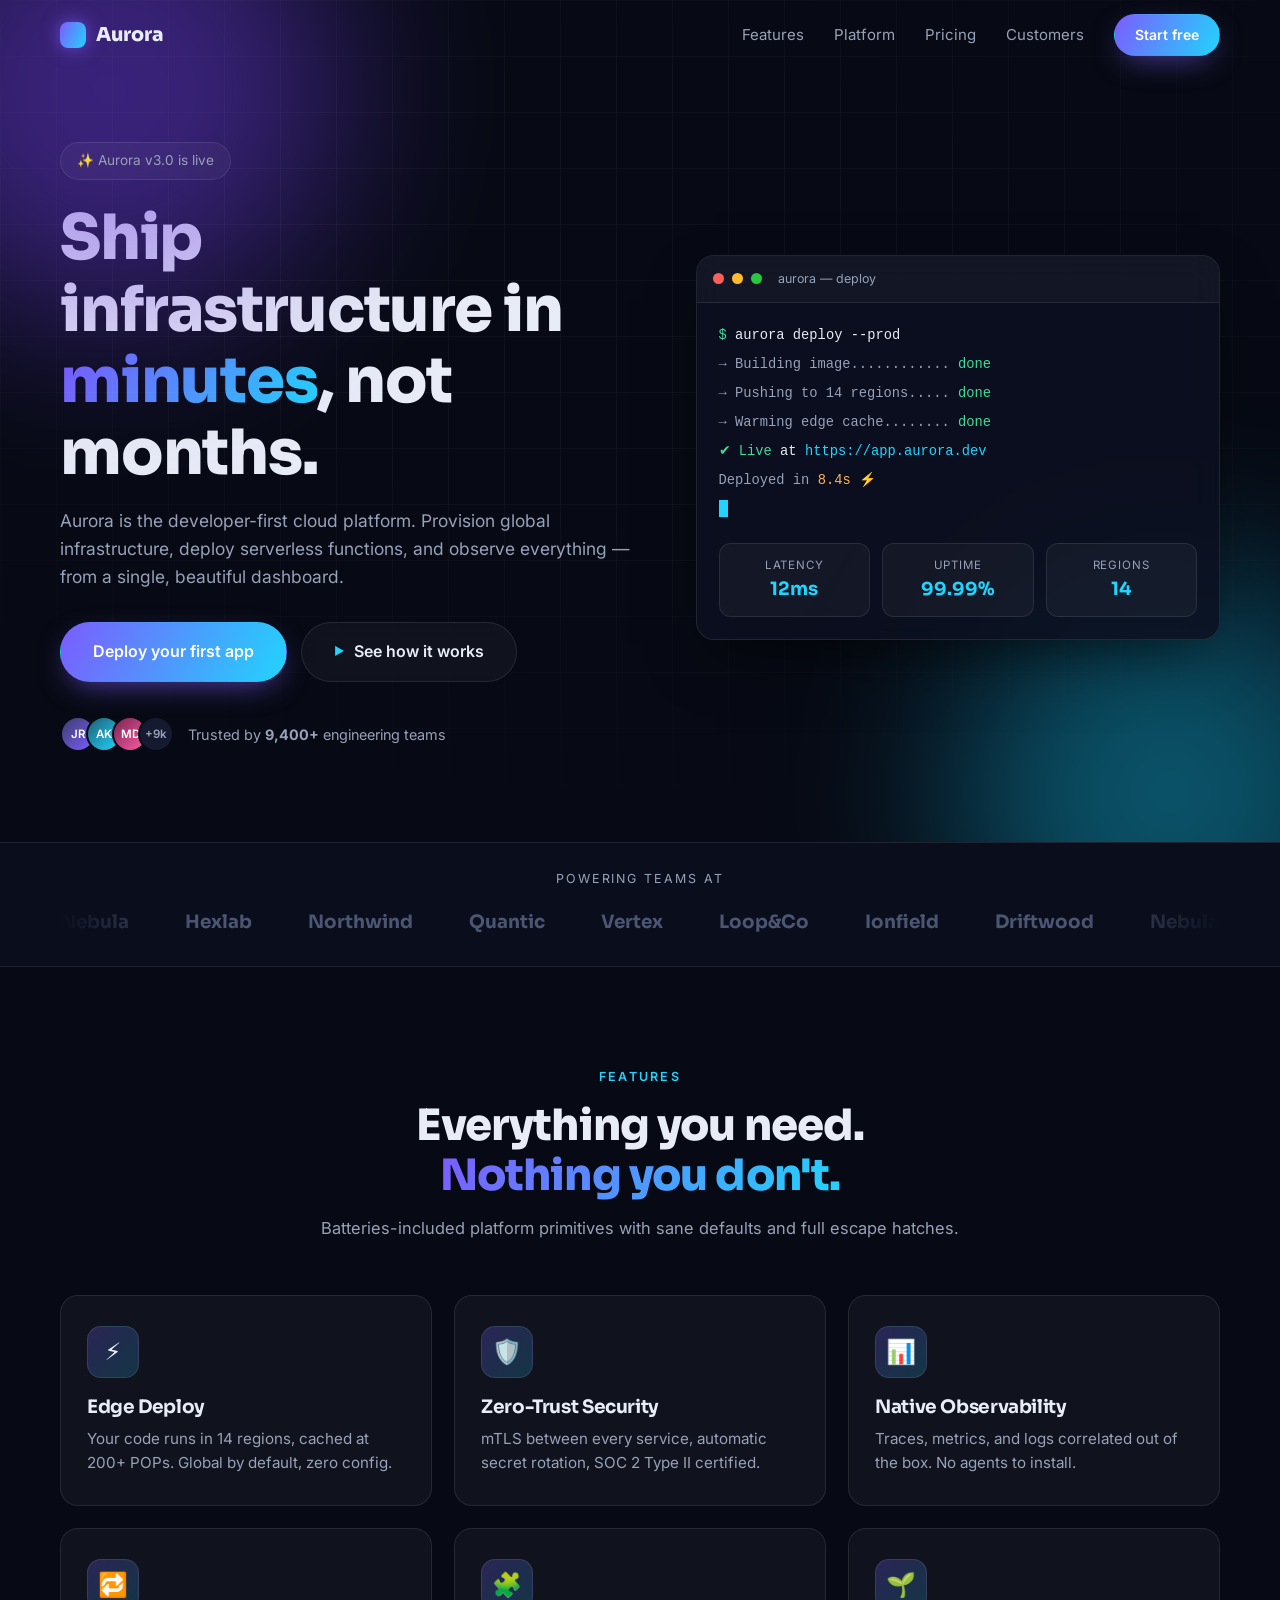
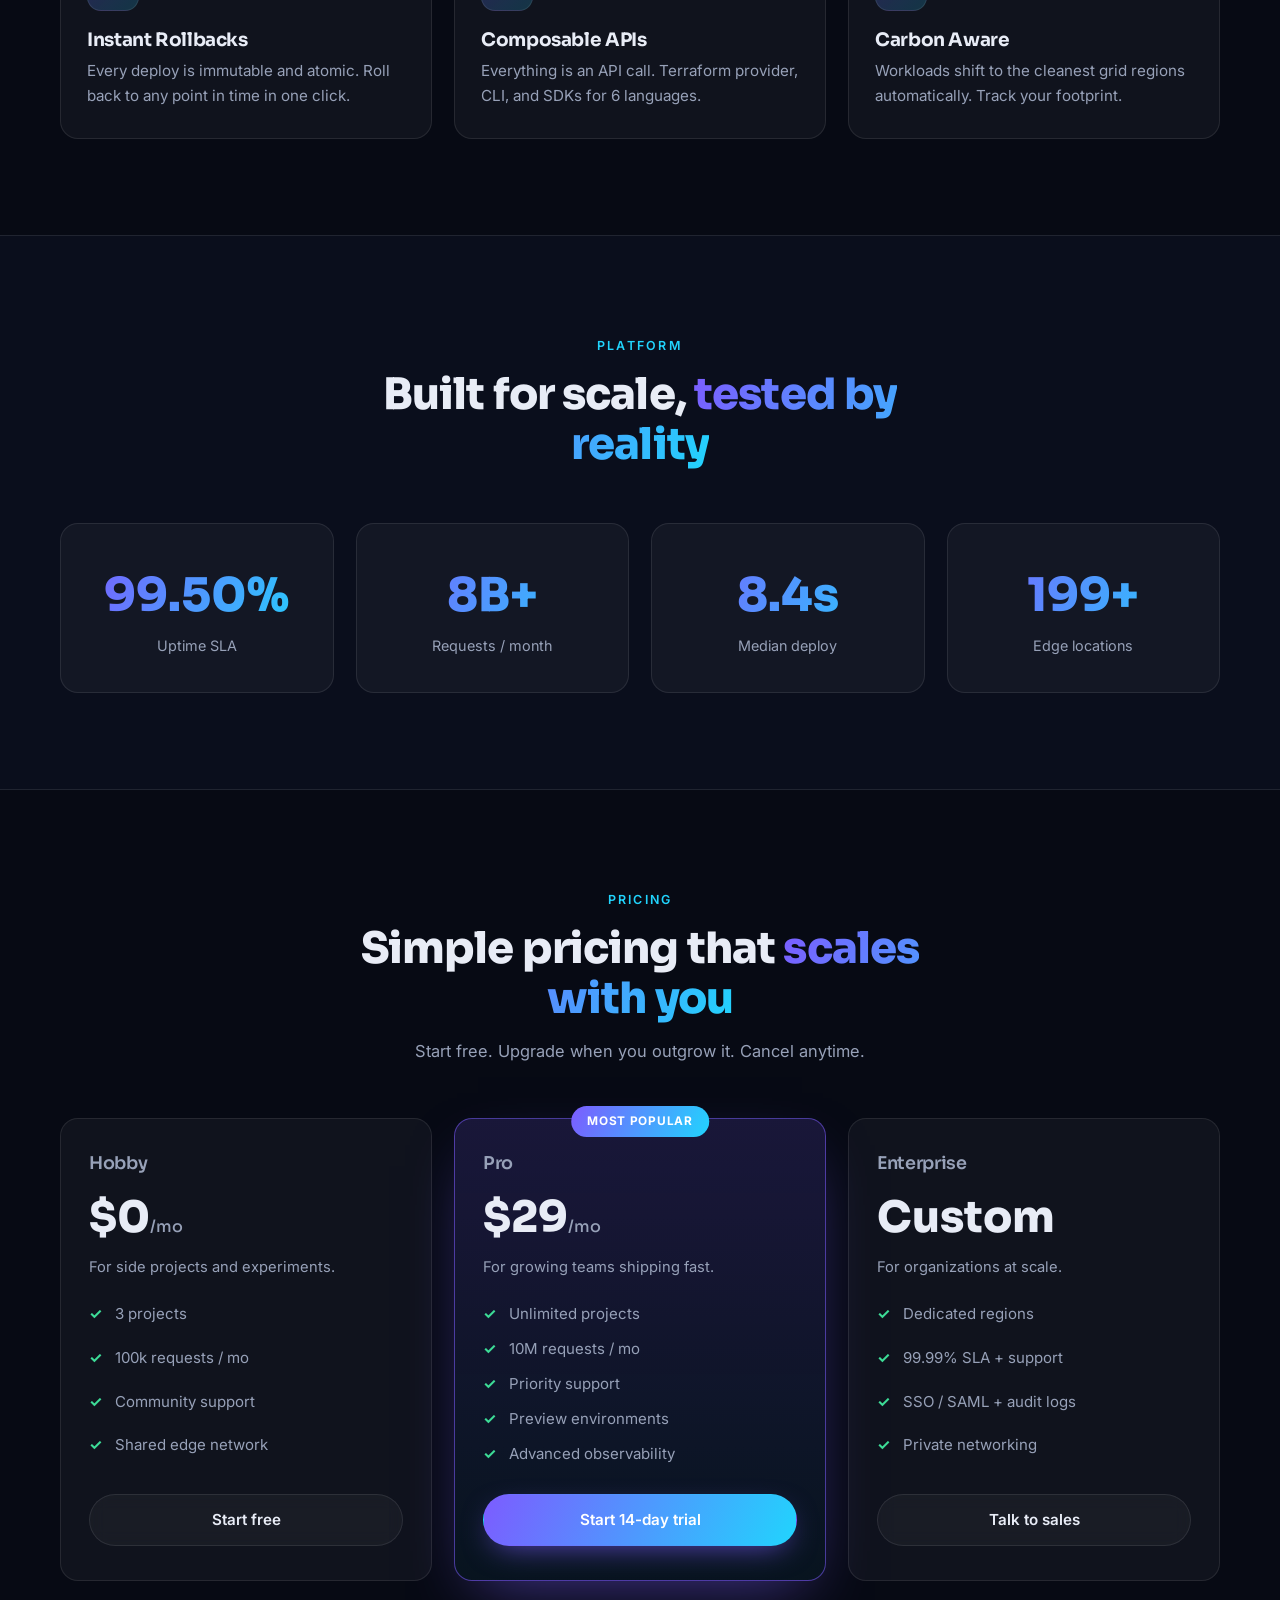
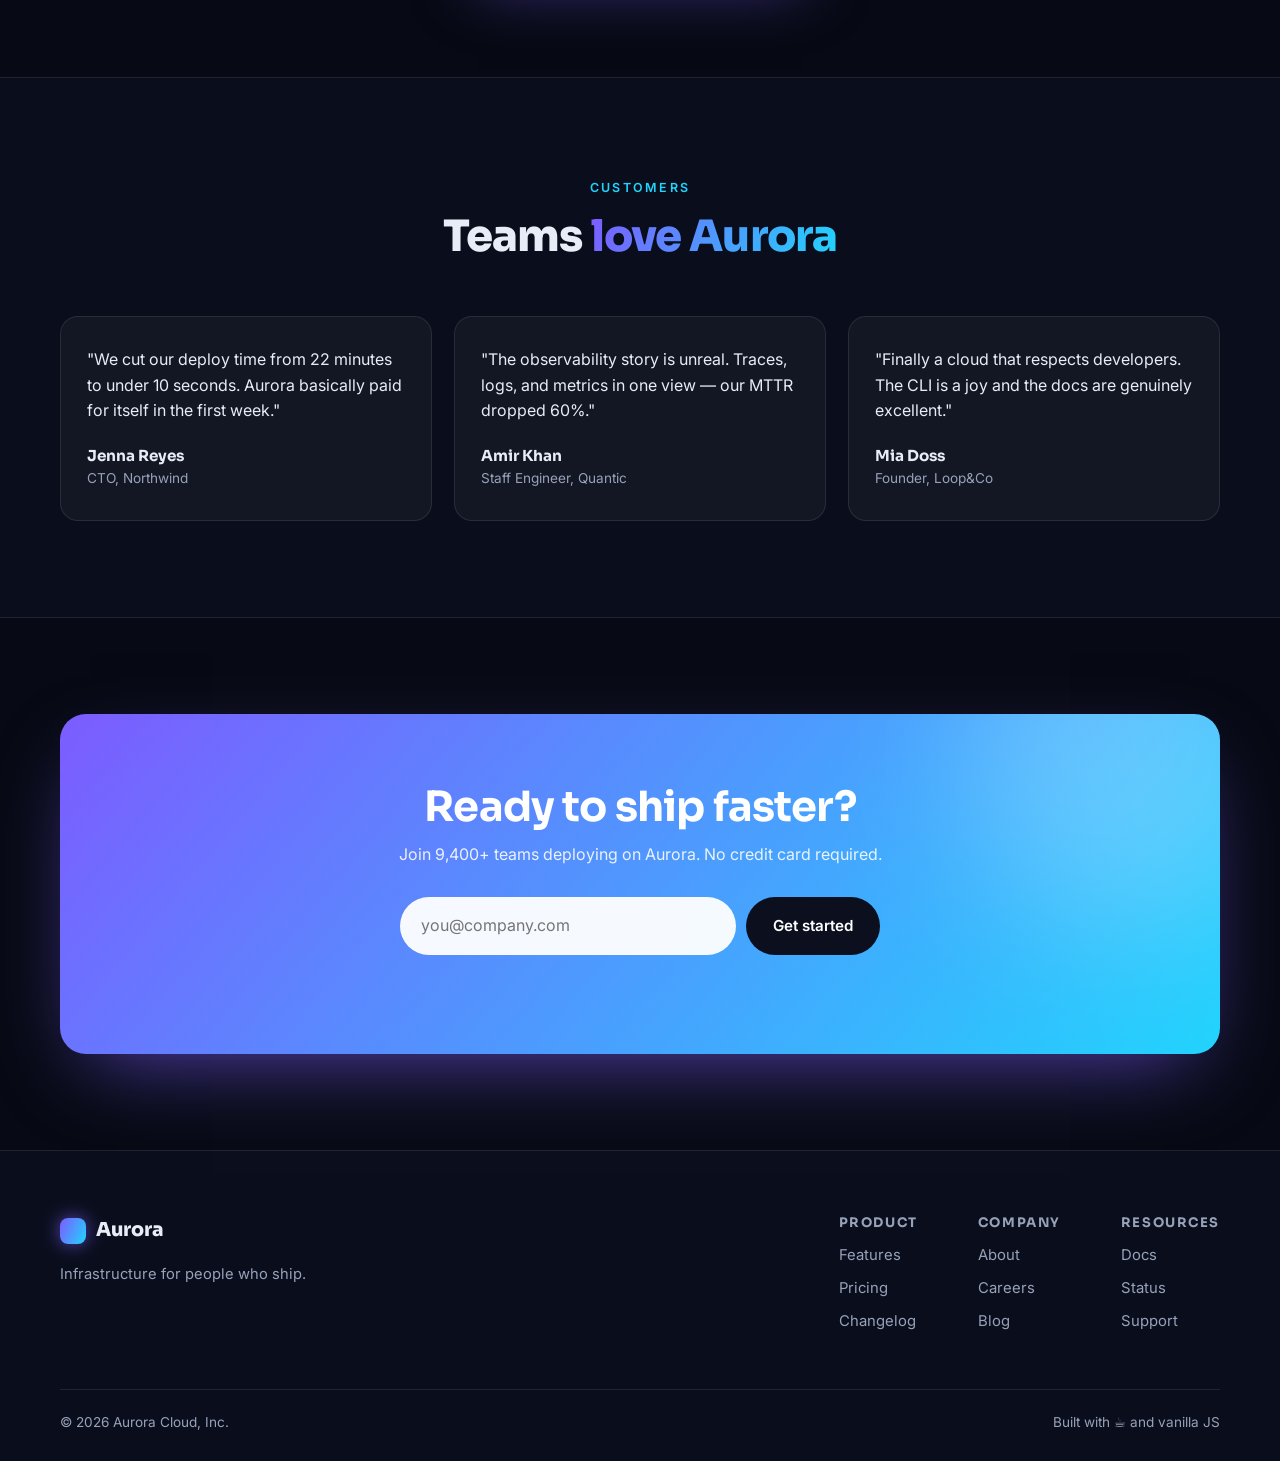
<file: site-aurora/index.html>
<!DOCTYPE html>
<html lang="en">
<head>
  <meta charset="UTF-8" />
  <meta name="viewport" content="width=device-width, initial-scale=1.0" />
  <meta name="description" content="Aurora — ship infrastructure in minutes, not months. The cloud platform for modern teams." />
  <title>Aurora — Cloud Infrastructure, Reimagined</title>
  <link rel="preconnect" href="https://fonts.googleapis.com" />
  <link rel="preconnect" href="https://fonts.gstatic.com" crossorigin />
  <link href="https://fonts.googleapis.com/css2?family=Sora:wght@400;600;700;800&family=Inter:wght@400;500;600&display=swap" rel="stylesheet" />
  <link rel="stylesheet" href="css/style.css" />
</head>
<body>

  <!-- ===== NAVBAR ===== -->
  <header class="nav" id="nav">
    <div class="container nav__inner">
      <a href="#" class="brand" aria-label="Aurora home">
        <span class="brand__mark"></span>
        <span class="brand__name">Aurora</span>
      </a>

      <nav class="nav__links" id="navLinks" aria-label="Primary">
        <a href="#features">Features</a>
        <a href="#stats">Platform</a>
        <a href="#pricing">Pricing</a>
        <a href="#testimonials">Customers</a>
        <a href="#cta" class="btn btn--sm btn--primary nav__cta">Start free</a>
      </nav>

      <button class="nav__toggle" id="navToggle" aria-label="Toggle menu" aria-expanded="false">
        <span></span><span></span><span></span>
      </button>
    </div>
  </header>

  <!-- ===== HERO ===== -->
  <section class="hero">
    <div class="hero__orb hero__orb--1" aria-hidden="true"></div>
    <div class="hero__orb hero__orb--2" aria-hidden="true"></div>
    <div class="hero__grid" aria-hidden="true"></div>

    <div class="container hero__inner">
      <div class="hero__copy" data-reveal>
        <span class="pill">✨ Aurora v3.0 is live</span>
        <h1 class="hero__title">
          Ship infrastructure in
          <span class="gradient-text" id="rotator">minutes</span>,
          not months.
        </h1>
        <p class="hero__sub">
          Aurora is the developer-first cloud platform. Provision global
          infrastructure, deploy serverless functions, and observe everything —
          from a single, beautiful dashboard.
        </p>
        <div class="hero__actions">
          <a href="#cta" class="btn btn--primary btn--lg">Deploy your first app</a>
          <a href="#features" class="btn btn--ghost btn--lg">
            <span class="play">▶</span> See how it works
          </a>
        </div>
        <div class="hero__meta">
          <div class="avatars" aria-hidden="true">
            <span>JR</span><span>AK</span><span>MD</span><span>+9k</span>
          </div>
          <p>Trusted by <strong>9,400+</strong> engineering teams</p>
        </div>
      </div>

      <div class="hero__visual" data-reveal data-delay="150">
        <div class="window" id="tiltCard">
          <div class="window__bar">
            <i class="dot dot--r"></i><i class="dot dot--y"></i><i class="dot dot--g"></i>
            <span class="window__title">aurora — deploy</span>
          </div>
          <div class="window__body">
            <div class="term">
              <p><span class="t-green">$</span> aurora deploy --prod</p>
              <p class="t-dim">→ Building image............ <span class="t-green">done</span></p>
              <p class="t-dim">→ Pushing to 14 regions..... <span class="t-green">done</span></p>
              <p class="t-dim">→ Warming edge cache........ <span class="t-green">done</span></p>
              <p><span class="t-green">✔ Live</span> at <span class="t-blue">https://app.aurora.dev</span></p>
              <p class="t-dim">Deployed in <span class="t-amber">8.4s</span> ⚡</p>
              <span class="caret" aria-hidden="true"></span>
            </div>
            <div class="window__stats">
              <div><small>Latency</small><b data-count="12" data-suffix="ms">0ms</b></div>
              <div><small>Uptime</small><b data-count="99.99" data-suffix="%" data-decimals="2">0%</b></div>
              <div><small>Regions</small><b data-count="14" data-suffix="">0</b></div>
            </div>
          </div>
        </div>
      </div>
    </div>
  </section>

  <!-- ===== LOGO STRIP ===== -->
  <section class="logos">
    <div class="container">
      <p class="logos__label" data-reveal>Powering teams at</p>
      <div class="logos__track-wrap" data-reveal>
        <div class="logos__track">
          <span>Nebula</span><span>Hexlab</span><span>Northwind</span><span>Quantic</span>
          <span>Vertex</span><span>Loop&Co</span><span>Ionfield</span><span>Driftwood</span>
          <span>Nebula</span><span>Hexlab</span><span>Northwind</span><span>Quantic</span>
          <span>Vertex</span><span>Loop&Co</span><span>Ionfield</span><span>Driftwood</span>
        </div>
      </div>
    </div>
  </section>

  <!-- ===== FEATURES ===== -->
  <section class="section" id="features">
    <div class="container">
      <div class="section__head" data-reveal>
        <span class="eyebrow">Features</span>
        <h2>Everything you need.<br /><span class="gradient-text">Nothing you don't.</span></h2>
        <p>Batteries-included platform primitives with sane defaults and full escape hatches.</p>
      </div>

      <div class="grid grid--3">
        <article class="card" data-reveal>
          <div class="card__icon">⚡</div>
          <h3>Edge Deploy</h3>
          <p>Your code runs in 14 regions, cached at 200+ POPs. Global by default, zero config.</p>
        </article>
        <article class="card" data-reveal data-delay="80">
          <div class="card__icon">🛡️</div>
          <h3>Zero-Trust Security</h3>
          <p>mTLS between every service, automatic secret rotation, SOC 2 Type II certified.</p>
        </article>
        <article class="card" data-reveal data-delay="160">
          <div class="card__icon">📊</div>
          <h3>Native Observability</h3>
          <p>Traces, metrics, and logs correlated out of the box. No agents to install.</p>
        </article>
        <article class="card" data-reveal data-delay="40">
          <div class="card__icon">🔁</div>
          <h3>Instant Rollbacks</h3>
          <p>Every deploy is immutable and atomic. Roll back to any point in time in one click.</p>
        </article>
        <article class="card" data-reveal data-delay="120">
          <div class="card__icon">🧩</div>
          <h3>Composable APIs</h3>
          <p>Everything is an API call. Terraform provider, CLI, and SDKs for 6 languages.</p>
        </article>
        <article class="card" data-reveal data-delay="200">
          <div class="card__icon">🌱</div>
          <h3>Carbon Aware</h3>
          <p>Workloads shift to the cleanest grid regions automatically. Track your footprint.</p>
        </article>
      </div>
    </div>
  </section>

  <!-- ===== STATS ===== -->
  <section class="section section--alt" id="stats">
    <div class="container">
      <div class="section__head" data-reveal>
        <span class="eyebrow">Platform</span>
        <h2>Built for scale, <span class="gradient-text">tested by reality</span></h2>
      </div>
      <div class="stats">
        <div class="stat" data-reveal>
          <b data-count="99.99" data-decimals="2" data-suffix="%">0%</b>
          <span>Uptime SLA</span>
        </div>
        <div class="stat" data-reveal data-delay="80">
          <b data-count="8" data-suffix="B+">0</b>
          <span>Requests / month</span>
        </div>
        <div class="stat" data-reveal data-delay="160">
          <b data-count="8.4" data-decimals="1" data-suffix="s">0s</b>
          <span>Median deploy</span>
        </div>
        <div class="stat" data-reveal data-delay="240">
          <b data-count="200" data-suffix="+">0</b>
          <span>Edge locations</span>
        </div>
      </div>
    </div>
  </section>

  <!-- ===== PRICING ===== -->
  <section class="section" id="pricing">
    <div class="container">
      <div class="section__head" data-reveal>
        <span class="eyebrow">Pricing</span>
        <h2>Simple pricing that <span class="gradient-text">scales with you</span></h2>
        <p>Start free. Upgrade when you outgrow it. Cancel anytime.</p>
      </div>

      <div class="grid grid--3 pricing">
        <article class="price" data-reveal>
          <h3>Hobby</h3>
          <p class="price__amount">$0<span>/mo</span></p>
          <p class="price__desc">For side projects and experiments.</p>
          <ul>
            <li>3 projects</li>
            <li>100k requests / mo</li>
            <li>Community support</li>
            <li>Shared edge network</li>
          </ul>
          <a href="#cta" class="btn btn--ghost btn--block">Start free</a>
        </article>

        <article class="price price--featured" data-reveal data-delay="100">
          <span class="price__badge">Most popular</span>
          <h3>Pro</h3>
          <p class="price__amount">$29<span>/mo</span></p>
          <p class="price__desc">For growing teams shipping fast.</p>
          <ul>
            <li>Unlimited projects</li>
            <li>10M requests / mo</li>
            <li>Priority support</li>
            <li>Preview environments</li>
            <li>Advanced observability</li>
          </ul>
          <a href="#cta" class="btn btn--primary btn--block">Start 14-day trial</a>
        </article>

        <article class="price" data-reveal data-delay="200">
          <h3>Enterprise</h3>
          <p class="price__amount">Custom</p>
          <p class="price__desc">For organizations at scale.</p>
          <ul>
            <li>Dedicated regions</li>
            <li>99.99% SLA + support</li>
            <li>SSO / SAML + audit logs</li>
            <li>Private networking</li>
          </ul>
          <a href="#cta" class="btn btn--ghost btn--block">Talk to sales</a>
        </article>
      </div>
    </div>
  </section>

  <!-- ===== TESTIMONIALS ===== -->
  <section class="section section--alt" id="testimonials">
    <div class="container">
      <div class="section__head" data-reveal>
        <span class="eyebrow">Customers</span>
        <h2>Teams <span class="gradient-text">love Aurora</span></h2>
      </div>

      <div class="grid grid--3">
        <blockquote class="quote" data-reveal>
          <p>"We cut our deploy time from 22 minutes to under 10 seconds. Aurora basically paid for itself in the first week."</p>
          <footer><b>Jenna Reyes</b><span>CTO, Northwind</span></footer>
        </blockquote>
        <blockquote class="quote" data-reveal data-delay="90">
          <p>"The observability story is unreal. Traces, logs, and metrics in one view — our MTTR dropped 60%."</p>
          <footer><b>Amir Khan</b><span>Staff Engineer, Quantic</span></footer>
        </blockquote>
        <blockquote class="quote" data-reveal data-delay="180">
          <p>"Finally a cloud that respects developers. The CLI is a joy and the docs are genuinely excellent."</p>
          <footer><b>Mia Doss</b><span>Founder, Loop&Co</span></footer>
        </blockquote>
      </div>
    </div>
  </section>

  <!-- ===== CTA ===== -->
  <section class="section" id="cta">
    <div class="container">
      <div class="cta" data-reveal>
        <div class="cta__orb" aria-hidden="true"></div>
        <h2>Ready to ship faster?</h2>
        <p>Join 9,400+ teams deploying on Aurora. No credit card required.</p>
        <form class="cta__form" id="ctaForm" novalidate>
          <input type="email" id="ctaEmail" placeholder="you@company.com" aria-label="Email address" required />
          <button type="submit" class="btn btn--dark">Get started</button>
        </form>
        <p class="cta__note" id="ctaNote" role="status"></p>
      </div>
    </div>
  </section>

  <!-- ===== FOOTER ===== -->
  <footer class="footer">
    <div class="container footer__inner">
      <div>
        <a href="#" class="brand">
          <span class="brand__mark"></span>
          <span class="brand__name">Aurora</span>
        </a>
        <p class="footer__tag">Infrastructure for people who ship.</p>
      </div>
      <div class="footer__cols">
        <div><h4>Product</h4><a href="#features">Features</a><a href="#pricing">Pricing</a><a href="#">Changelog</a></div>
        <div><h4>Company</h4><a href="#">About</a><a href="#">Careers</a><a href="#">Blog</a></div>
        <div><h4>Resources</h4><a href="#">Docs</a><a href="#">Status</a><a href="#">Support</a></div>
      </div>
    </div>
    <div class="container footer__bottom">
      <span>© 2026 Aurora Cloud, Inc.</span>
      <span>Built with ☕ and vanilla JS</span>
    </div>
  </footer>

  <button class="to-top" id="toTop" aria-label="Back to top">↑</button>

  <script src="js/main.js"></script>
</body>
</html>
</file>
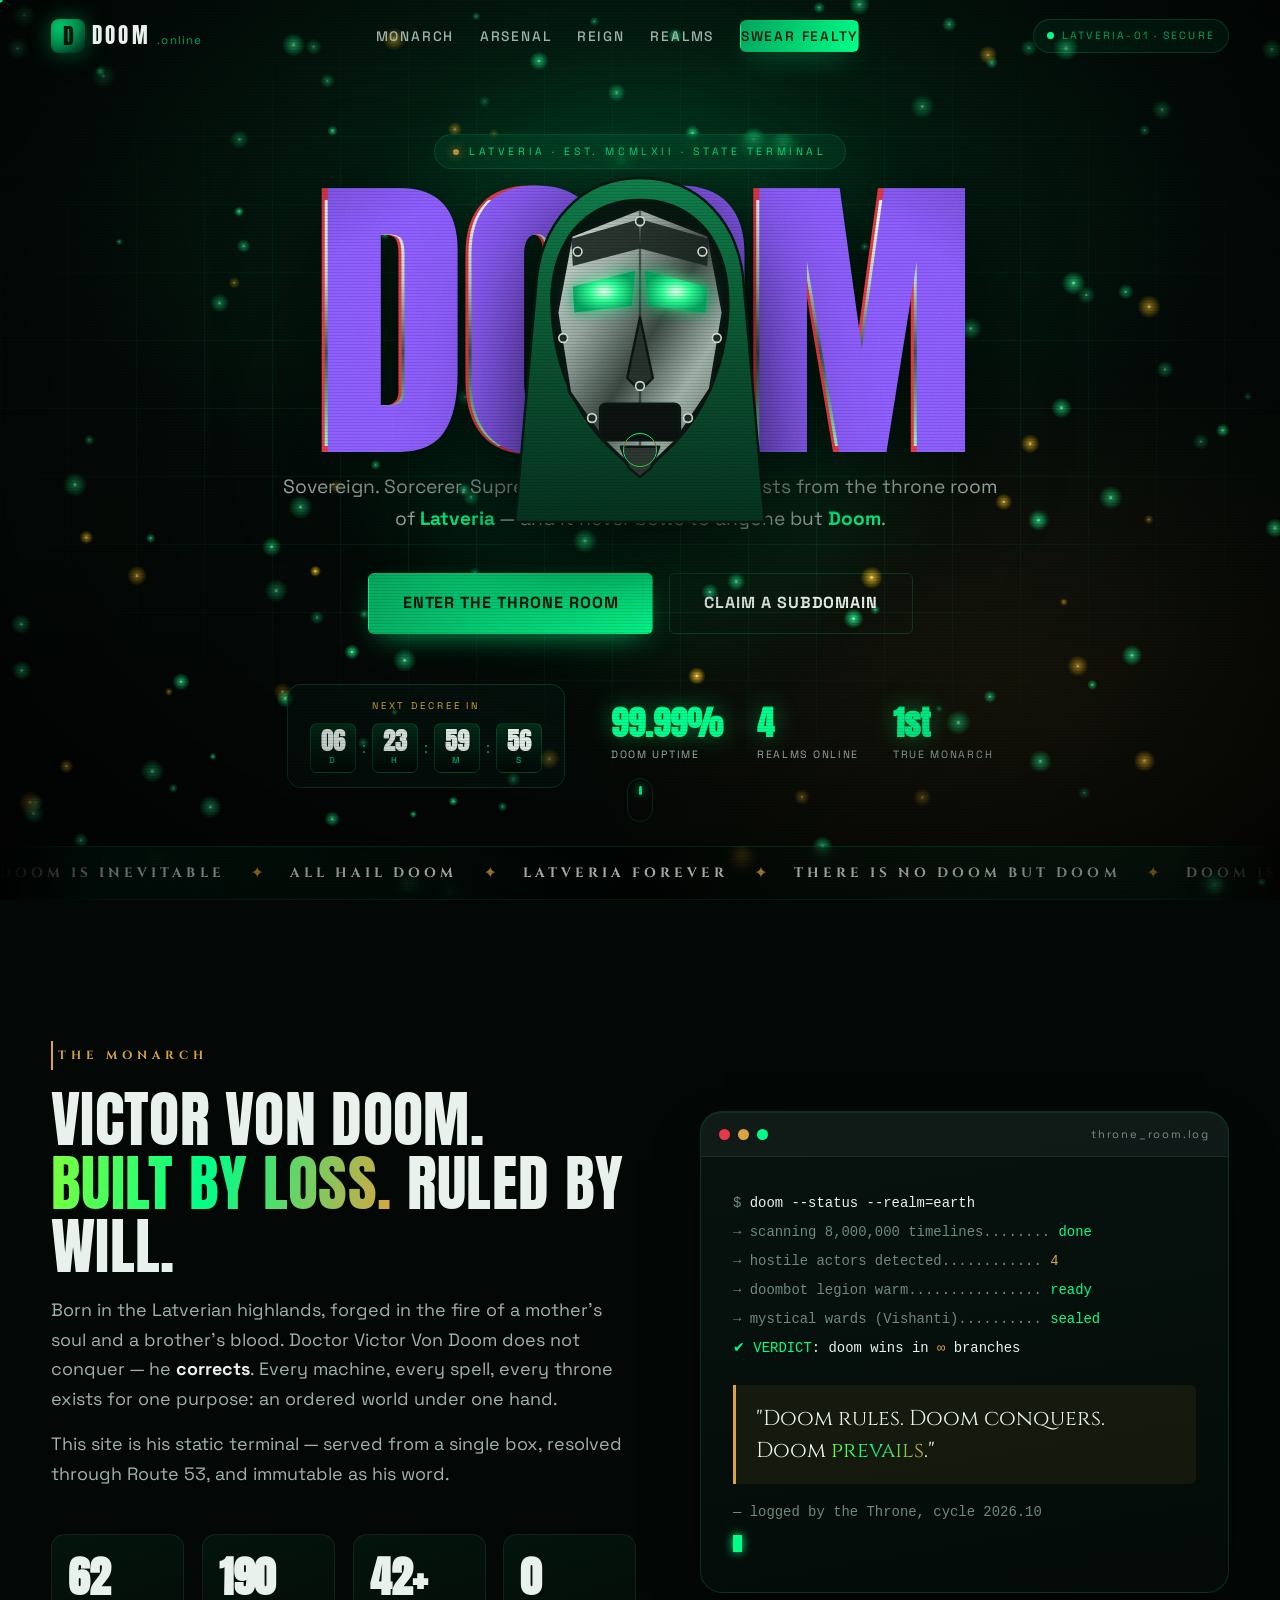
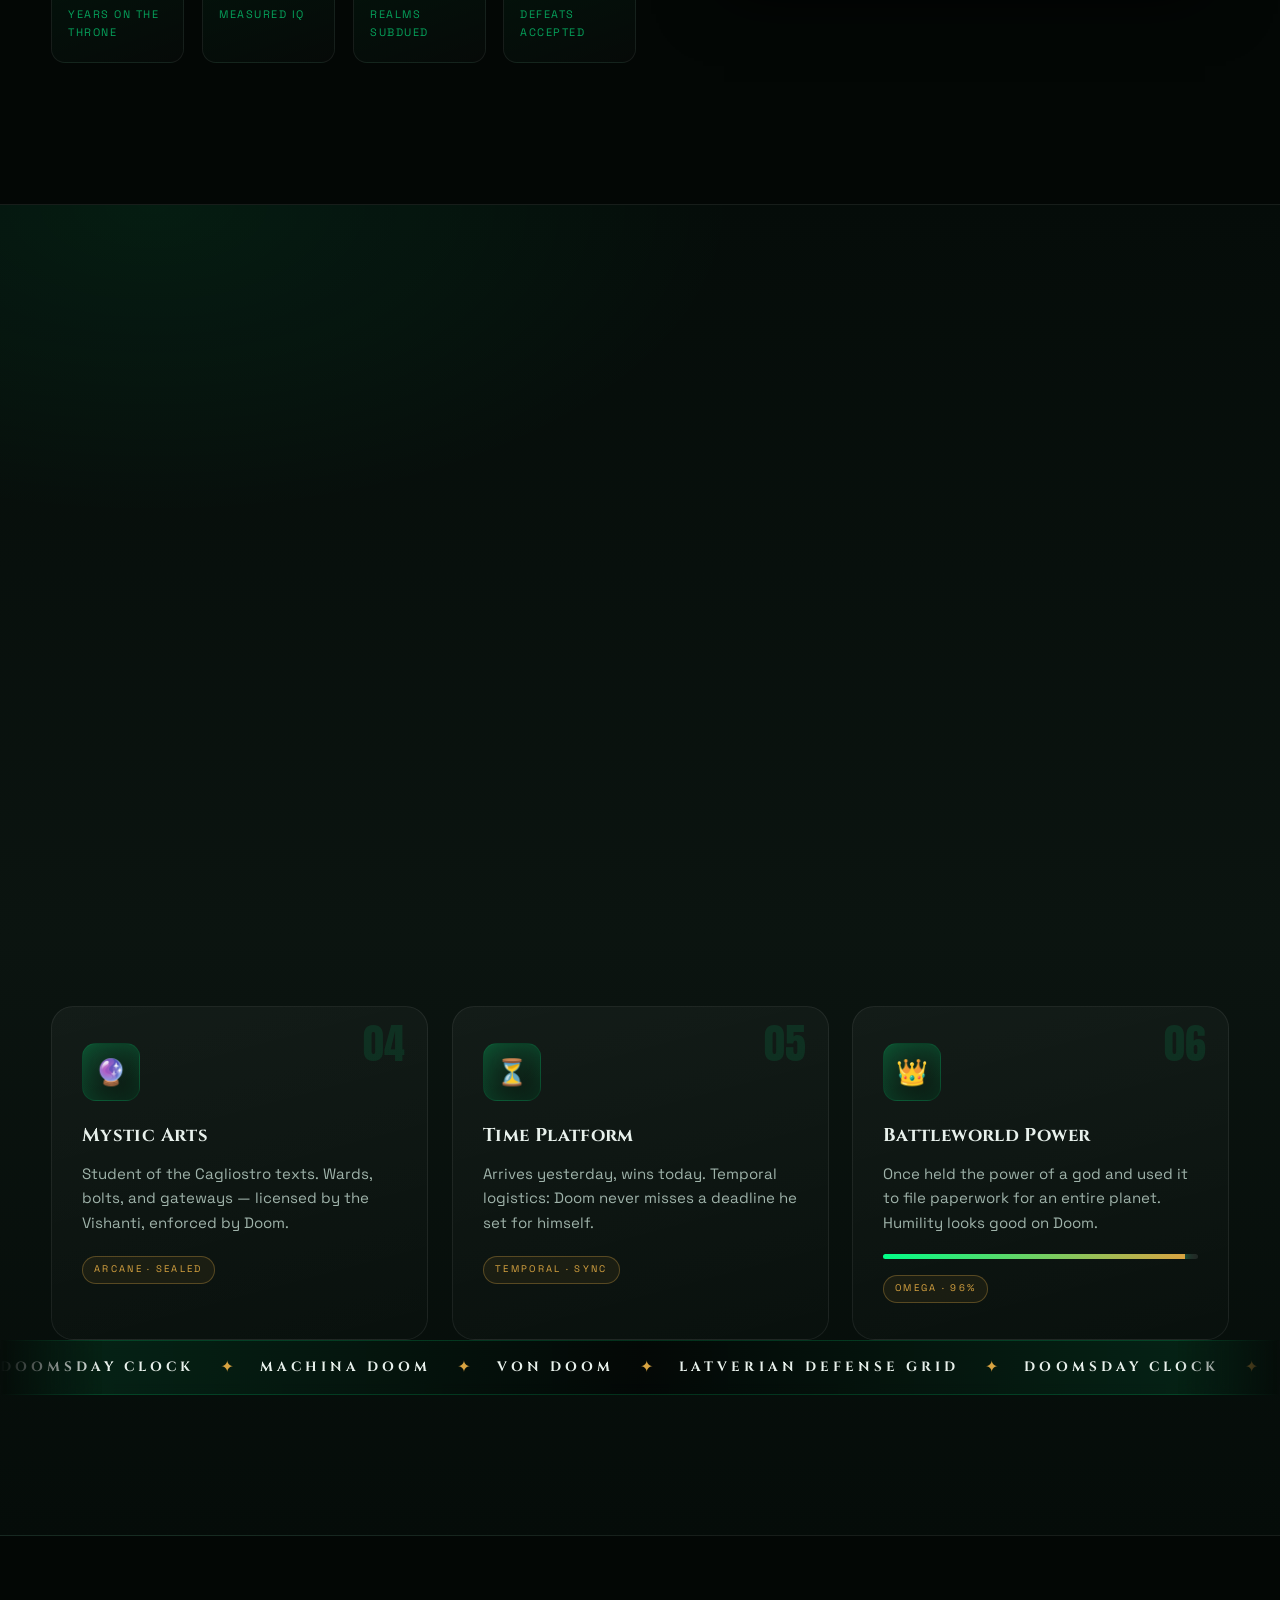
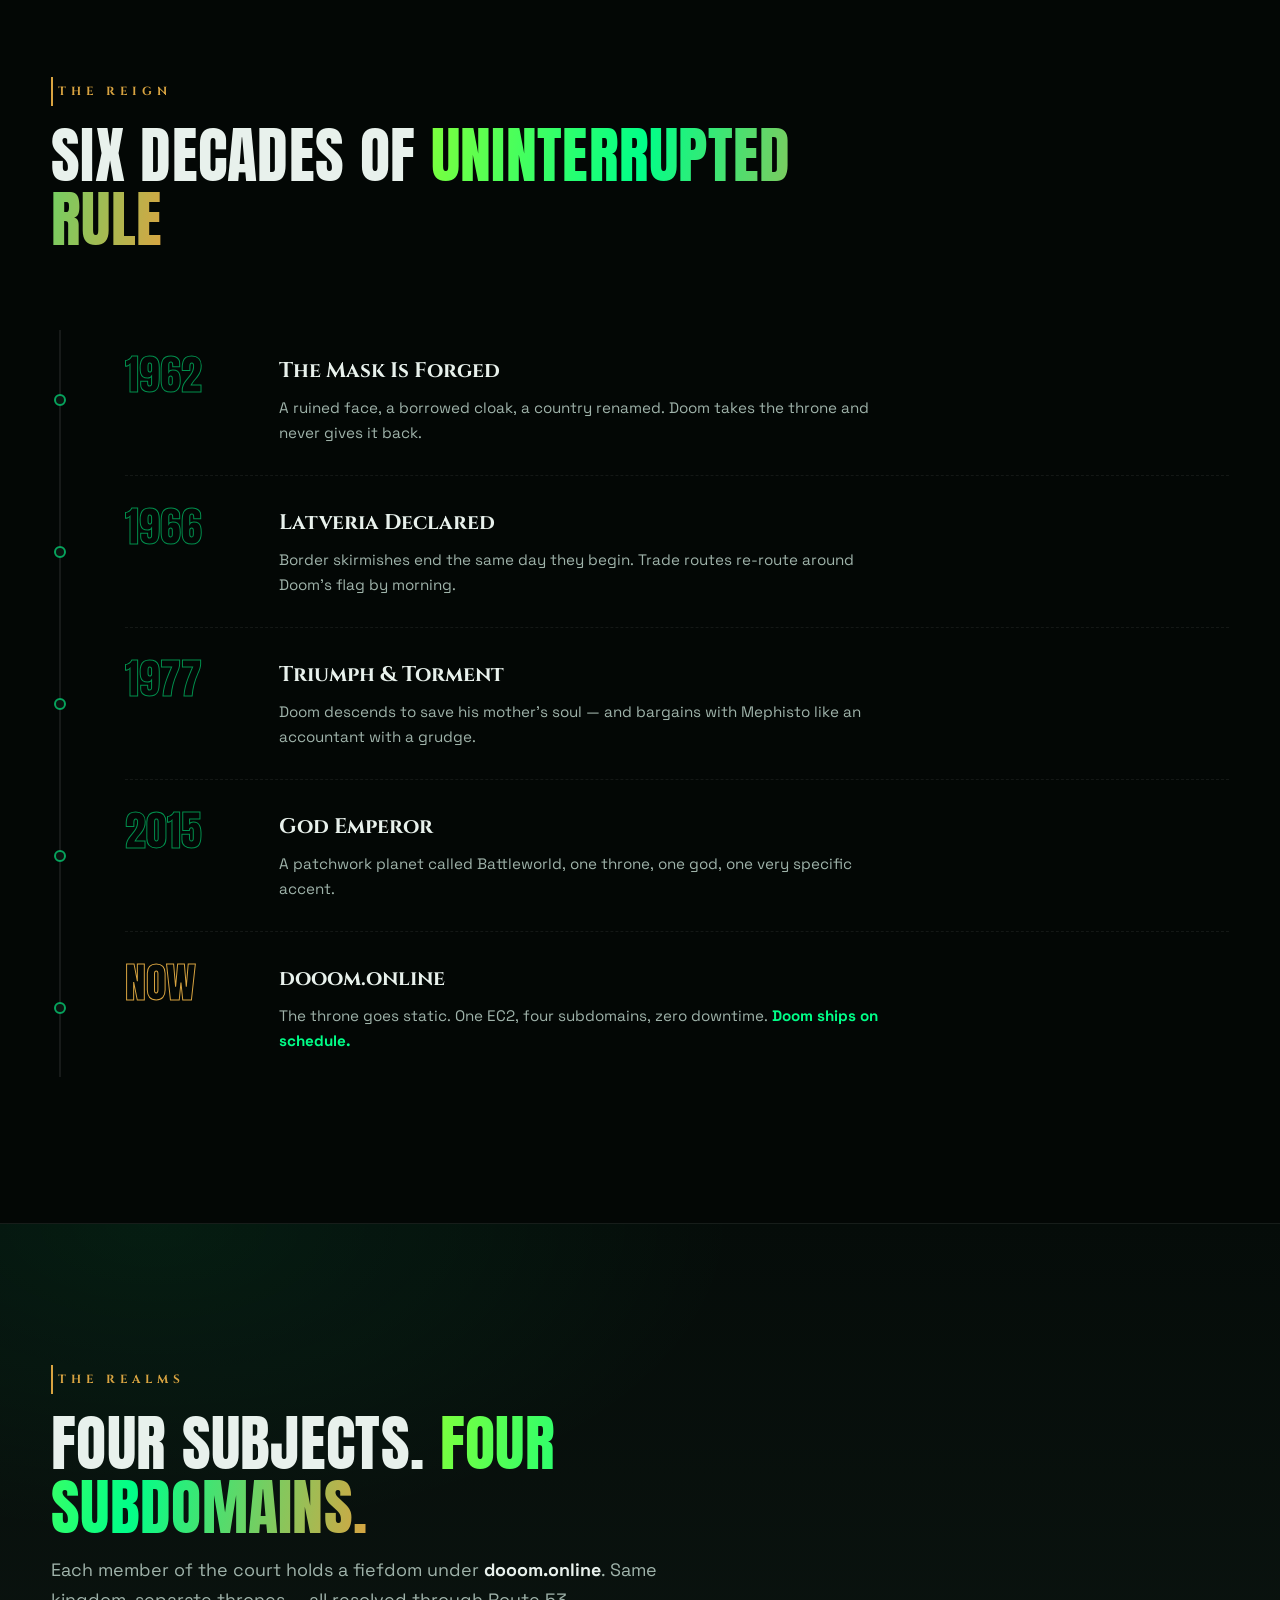
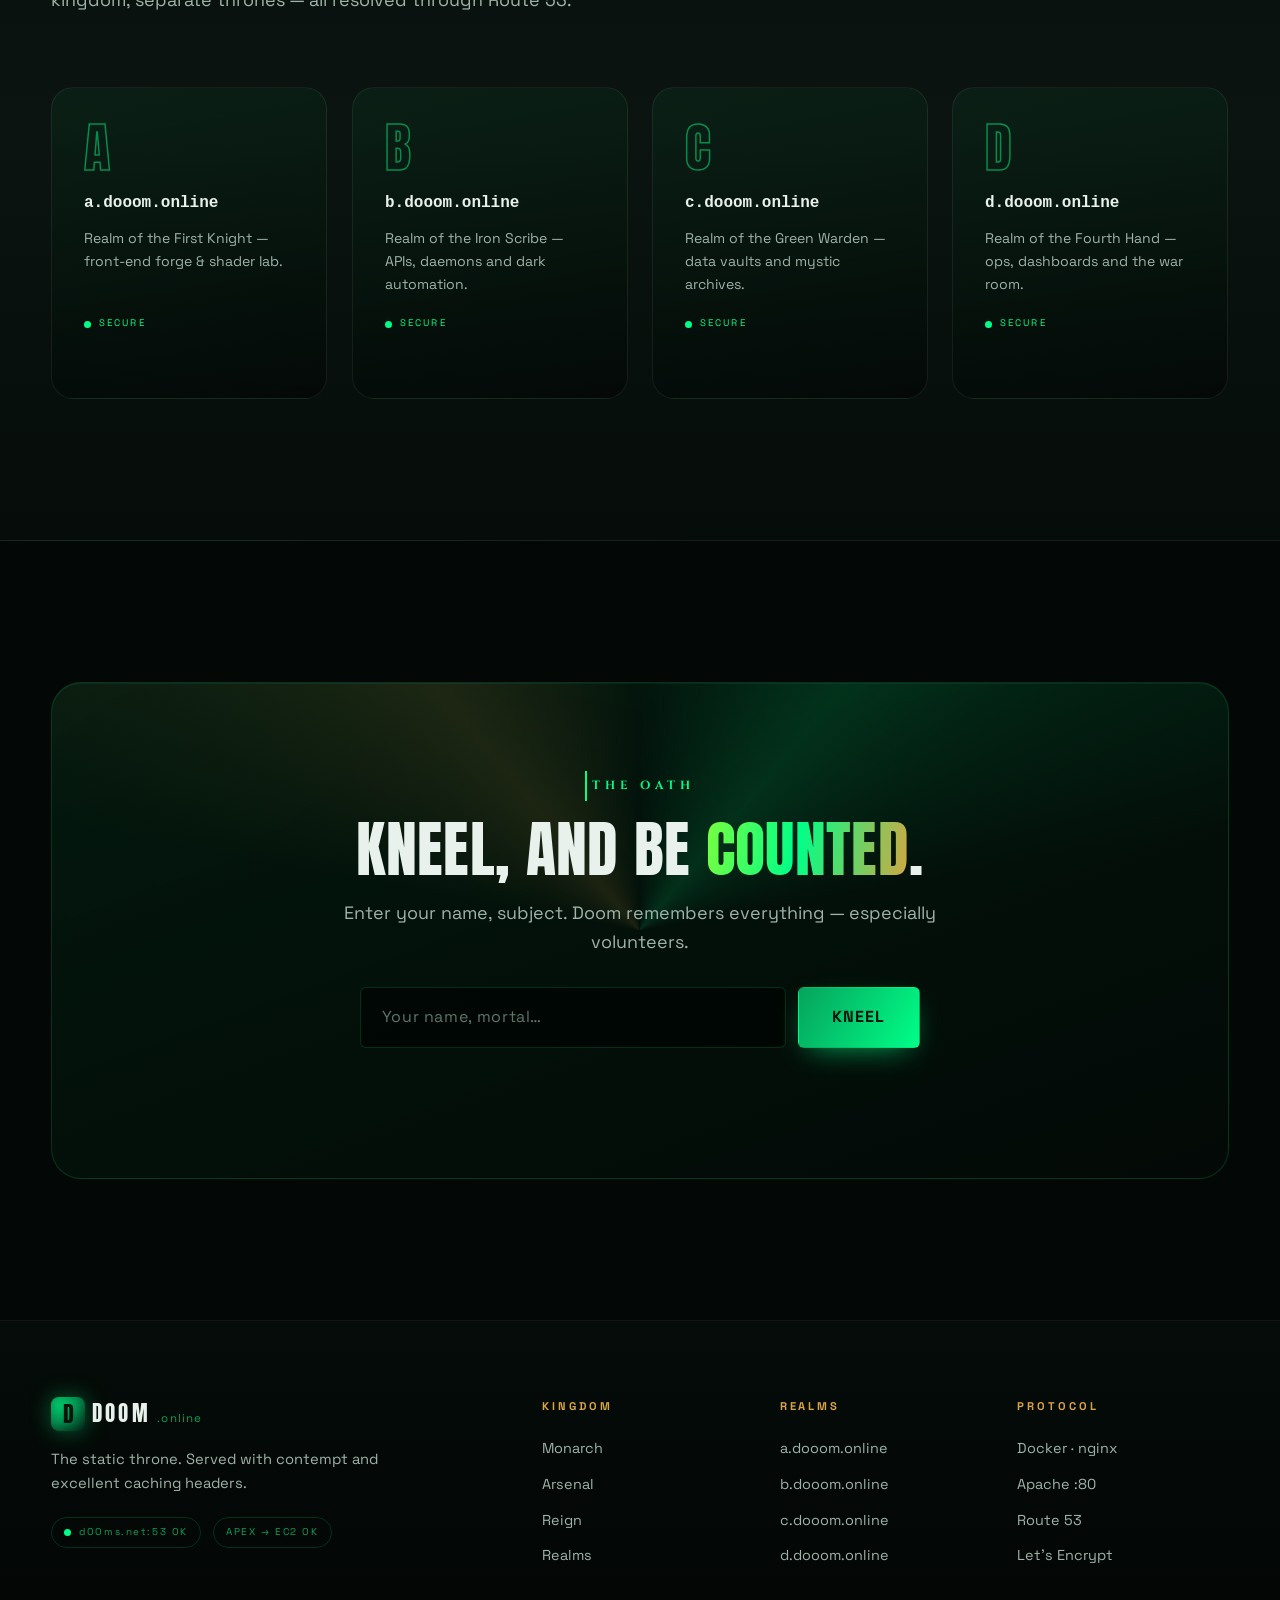
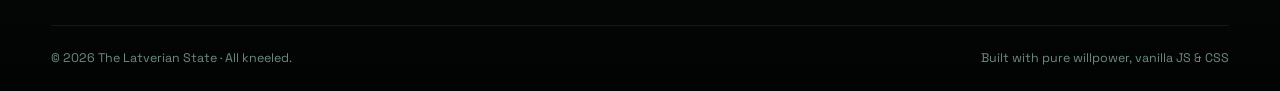
<file: site-doom/index.html>
<!DOCTYPE html>
<html lang="en">
<head>
  <meta charset="UTF-8" />
  <meta name="viewport" content="width=device-width, initial-scale=1.0" />
  <meta name="theme-color" content="#04160e" />
  <meta name="description" content="DOOM — the official terminal of Victor Von Doom, Sovereign of Latveria. All hail Doom. Hosted at dooom.online" />
  <title>DOOM — Reign of Victor Von Doom · dooom.online</title>
  <link rel="icon" href="data:image/svg+xml,%3Csvg xmlns='http://www.w3.org/2000/svg' viewBox='0 0 64 64'%3E%3Crect width='64' height='64' rx='14' fill='%2304160e'/%3E%3Cpath d='M18 14h16c11 0 18 8 18 18s-7 18-18 18H18z' fill='none' stroke='%2322ff88' stroke-width='7'/%3E%3C/svg%3E" />
  <link rel="preconnect" href="https://fonts.googleapis.com" />
  <link rel="preconnect" href="https://fonts.gstatic.com" crossorigin />
  <link href="https://fonts.googleapis.com/css2?family=Anton&family=Cinzel:wght@600;700&family=Space+Grotesk:wght@400;500;700&display=swap" rel="stylesheet" />
  <link rel="stylesheet" href="css/style.css" />
  <noscript><style>[data-reveal]{opacity:1 !important;transform:none !important}.preloader{display:none !important}</style></noscript>
</head>
<body>

  <!-- ============ PRELOADER ============ -->
  <div class="preloader" id="preloader" aria-hidden="true">
    <div class="preloader__inner">
      <div class="preloader__mark">
        <span>D</span><span>O</span><span>O</span><span>M</span>
      </div>
      <div class="preloader__bar"><i id="preloaderBar"></i></div>
      <p class="preloader__status" id="preloaderStatus">INITIALISING LATVERIAN GRID</p>
    </div>
  </div>

  <!-- ============ ATMOSPHERE OVERLAYS ============ -->
  <div class="grain" aria-hidden="true"></div>
  <div class="scanlines" aria-hidden="true"></div>
  <div class="vignette" aria-hidden="true"></div>
  <div class="lightning-flash" id="lightningFlash" aria-hidden="true"></div>
  <div class="scroll-progress" id="scrollProgress" aria-hidden="true"></div>

  <!-- ============ CURSOR ============ -->
  <div class="cursor" id="cursor" aria-hidden="true"><i class="cursor__ring"></i><i class="cursor__dot"></i></div>

  <!-- ============ NAV ============ -->
  <header class="nav" id="nav">
    <div class="container nav__inner">
      <a href="#home" class="brand" data-scramble-hover aria-label="DOOM home">
        <span class="brand__glyph" aria-hidden="true">D</span>
        <span class="brand__name">DOOM</span>
        <span class="brand__tld">.online</span>
      </a>

      <nav class="nav__links" id="navLinks" aria-label="Primary">
        <a href="#monarch" data-scramble-hover>Monarch</a>
        <a href="#arsenal" data-scramble-hover>Arsenal</a>
        <a href="#reign" data-scramble-hover>Reign</a>
        <a href="#realms" data-scramble-hover>Realms</a>
        <a href="#oath" class="btn btn--sm btn--primary" data-magnetic data-scramble-hover>Swear Fealty</a>
      </nav>

      <div class="nav__status" aria-hidden="true"><i class="pulse-dot"></i><span>LATVERIA-01 · SECURE</span></div>

      <button class="nav__toggle" id="navToggle" aria-label="Toggle menu" aria-expanded="false">
        <span></span><span></span><span></span>
      </button>
    </div>
  </header>

  <main>
    <!-- ============ HERO ============ -->
    <section class="hero" id="home">
      <canvas class="hero__fx" id="fx" aria-hidden="true"></canvas>
      <div class="hero__grid" aria-hidden="true"></div>
      <div class="hero__glow" aria-hidden="true"></div>

      <div class="container hero__inner">
        <p class="hero__badge" data-reveal>
          <span class="hero__badge-dot"></span> LATVERIA · EST. MCMLXII · STATE TERMINAL
        </p>

        <div class="hero__stage" id="heroStage">
          <h1 class="hero__word glitch" data-text="DOOM" data-reveal data-delay="60">DOOM</h1>

          <div class="hero__mask" id="heroMask" data-reveal data-delay="180">
            <svg viewBox="0 0 400 500" role="img" aria-label="Doctor Doom faceplate">
              <defs>
                <linearGradient id="steel" x1="0" y1="0" x2="1" y2="1">
                  <stop offset="0" stop-color="#dbe7e0" />
                  <stop offset=".3" stop-color="#93a49c" />
                  <stop offset=".52" stop-color="#39463f" />
                  <stop offset=".72" stop-color="#9db0a7" />
                  <stop offset="1" stop-color="#465349" />
                </linearGradient>
                <linearGradient id="cloakG" x1="0" y1="0" x2="0" y2="1">
                  <stop offset="0" stop-color="#0f7a48" />
                  <stop offset=".55" stop-color="#0a4b2d" />
                  <stop offset="1" stop-color="#04301d" />
                </linearGradient>
                <radialGradient id="eyeG" cx=".5" cy=".5" r=".5">
                  <stop offset="0" stop-color="#e6fff2" />
                  <stop offset=".45" stop-color="#2dff92" />
                  <stop offset="1" stop-color="#06a35c" />
                </radialGradient>
                <linearGradient id="sweep" x1="0" y1="0" x2="1" y2="0">
                  <stop offset="0" stop-color="#fff" stop-opacity="0" />
                  <stop offset=".5" stop-color="#c9ffe4" stop-opacity=".55" />
                  <stop offset="1" stop-color="#fff" stop-opacity="0" />
                </linearGradient>
                <filter id="glow" x="-80%" y="-80%" width="260%" height="260%">
                  <feGaussianBlur stdDeviation="9" result="b" />
                  <feMerge><feMergeNode in="b" /><feMergeNode in="SourceGraphic" /></feMerge>
                </filter>
              </defs>

              <!-- cloak -->
              <path d="M200 40C126 40 74 96 70 178L44 470h312l-26-292C326 96 274 40 200 40Z" fill="url(#cloakG)" />
              <path d="M200 40C126 40 74 96 70 178L44 470h312l-26-292C326 96 274 40 200 40Z" fill="none" stroke="#04160e" stroke-width="3" />
              <!-- hood cavity -->
              <path d="M200 66c-70 0-114 54-112 134 2 96 52 176 112 204 60-28 110-108 112-204 2-80-42-134-112-134Z" fill="#04160e" />

              <!-- faceplate -->
              <path d="M200 78l86 34 18 96-16 96-44 66-44 42-44-42-44-62-16-100 18-96 86-34Z"
                    fill="url(#steel)" stroke="#0d1512" stroke-width="4" stroke-linejoin="round" />
              <!-- centre seam -->
              <path d="M200 78v334" stroke="#0d1512" stroke-width="3" opacity=".55" />
              <!-- brows -->
              <path d="M114 116l84-24 2 36-84 22z" fill="#1a2420" opacity=".9" />
              <path d="M286 116l-84-24-2 36 84 22z" fill="#1a2420" opacity=".9" />
              <!-- eye slits -->
              <path class="eye eye--l" d="M116 176l78-20-4 44-72 8z" />
              <path class="eye eye--r" d="M284 176l-78-20 4 44 72 8z" />
              <!-- nose ridge -->
              <path d="M200 214l16 76-16 16-16-16z" fill="#26302b" stroke="#0d1512" stroke-width="3" stroke-linejoin="round" />
              <!-- mouth grille -->
              <rect x="150" y="322" width="100" height="46" rx="7" fill="#0b120f" stroke="#0d1512" stroke-width="3" />
              <g stroke="url(#steel)" stroke-width="6" stroke-linecap="round">
                <path d="M170 328v34" /><path d="M187 328v34" /><path d="M204 328v34" />
                <path d="M221 328v34" /><path d="M238 328v34" />
              </g>
              <!-- chin plate -->
              <path d="M176 376h48l-10 26-14 12-14-12z" fill="#2b3530" stroke="#0d1512" stroke-width="3" stroke-linejoin="round" />
              <!-- rivets -->
              <g fill="#202a26" stroke="#cfe0d7" stroke-width="2">
                <circle cx="200" cy="94" r="5.5" /><circle cx="122" cy="132" r="5.5" />
                <circle cx="278" cy="132" r="5.5" /><circle cx="104" cy="240" r="5.5" />
                <circle cx="296" cy="240" r="5.5" /><circle cx="140" cy="340" r="5.5" />
                <circle cx="260" cy="340" r="5.5" /><circle cx="200" cy="300" r="5.5" />
              </g>
              <!-- sweep highlight -->
              <rect class="mask-sweep" x="0" y="0" width="90" height="500" fill="url(#sweep)" />
            </svg>
          </div>
        </div>

        <p class="hero__tag" data-reveal data-delay="260">
          Sovereign. Sorcerer. Supreme. This terminal broadcasts from the throne room of
          <strong>Latveria</strong> — and it never bows to anyone but <strong>Doom</strong>.
        </p>

        <div class="hero__actions" data-reveal data-delay="340">
          <a href="#monarch" class="btn btn--primary btn--lg" data-magnetic data-scramble-hover>Enter the Throne Room</a>
          <a href="#realms" class="btn btn--ghost btn--lg" data-magnetic data-scramble-hover>Claim a Subdomain</a>
        </div>

        <div class="hero__meta" data-reveal data-delay="420">
          <div class="countdown" aria-label="Time until the next decree">
            <span class="countdown__label">NEXT DECREE IN</span>
            <div class="countdown__clock" id="countdown">
              <b><i id="cdD">00</i><small>D</small></b><em>:</em>
              <b><i id="cdH">00</i><small>H</small></b><em>:</em>
              <b><i id="cdM">00</i><small>M</small></b><em>:</em>
              <b><i id="cdS">00</i><small>S</small></b>
            </div>
          </div>
          <div class="hero__stats">
            <div class="hstat"><b data-count="99.99" data-decimals="2" data-suffix="%">0%</b><span>Doom uptime</span></div>
            <div class="hstat"><b data-count="4" data-suffix="">0</b><span>Realms online</span></div>
            <div class="hstat"><b data-count="1" data-suffix="st">0</b><span>True monarch</span></div>
          </div>
        </div>
      </div>

      <div class="marquee marquee--hero" aria-hidden="true">
        <div class="marquee__track">
          <span>DOOM IS INEVITABLE</span><i>✦</i><span>ALL HAIL DOOM</span><i>✦</i>
          <span>LATVERIA FOREVER</span><i>✦</i><span>THERE IS NO DOOM BUT DOOM</span><i>✦</i>
          <span>DOOM IS INEVITABLE</span><i>✦</i><span>ALL HAIL DOOM</span><i>✦</i>
          <span>LATVERIA FOREVER</span><i>✦</i><span>THERE IS NO DOOM BUT DOOM</span><i>✦</i>
        </div>
      </div>

      <a href="#monarch" class="scroll-hint" aria-label="Scroll down"><i></i></a>
    </section>

    <!-- ============ MONARCH ============ -->
    <section class="section" id="monarch">
      <div class="container">
        <div class="split">
          <div class="split__copy">
            <span class="eyebrow" data-reveal>The Monarch</span>
            <h2 class="h2" data-reveal data-delay="60">Victor Von Doom.<br /><span class="grad">Built by loss.</span> Ruled by will.</h2>
            <p class="lead" data-reveal data-delay="120">
              Born in the Latverian highlands, forged in the fire of a mother's soul and a
              brother's blood. Doctor Victor Von Doom does not conquer — he <em>corrects</em>.
              Every machine, every spell, every throne exists for one purpose: an ordered world
              under one hand.
            </p>
            <p class="lead" data-reveal data-delay="180">
              This site is his static terminal — served from a single box, resolved through
              Route&nbsp;53, and immutable as his word.
            </p>

            <div class="stats stats--4">
              <div class="stat" data-reveal data-delay="60"><b data-count="62" data-suffix="">0</b><span>Years on the throne</span></div>
              <div class="stat" data-reveal data-delay="140"><b data-count="190" data-suffix="">0</b><span>Measured IQ</span></div>
              <div class="stat" data-reveal data-delay="220"><b data-count="42" data-suffix="+">0</b><span>Realms subdued</span></div>
              <div class="stat" data-reveal data-delay="300"><b data-count="0" data-suffix="">0</b><span>Defeats accepted</span></div>
            </div>
          </div>

          <div class="split__visual" data-reveal data-delay="140">
            <div class="panel panel--quote" data-tilt>
              <div class="panel__bar"><i></i><i></i><i></i><span>throne_room.log</span></div>
              <div class="panel__body">
                <p class="term-line"><span class="t-dim">$</span> doom --status --realm=earth</p>
                <p class="term-line t-dim">→ scanning 8,000,000 timelines........ <span class="t-green">done</span></p>
                <p class="term-line t-dim">→ hostile actors detected............ <span class="t-amber">4</span></p>
                <p class="term-line t-dim">→ doombot legion warm................ <span class="t-green">ready</span></p>
                <p class="term-line t-dim">→ mystical wards (Vishanti).......... <span class="t-green">sealed</span></p>
                <p class="term-line"><span class="t-green">✔ VERDICT</span>: doom wins in <span class="t-amber">∞</span> branches</p>
                <blockquote class="quote-mark">
                  "Doom rules. Doom conquers. Doom <span class="grad">prevails</span>."
                </blockquote>
                <p class="term-line t-dim">— logged by the Throne, cycle 2026.10</p>
                <span class="caret" aria-hidden="true"></span>
              </div>
            </div>
          </div>
        </div>
      </div>
    </section>

    <!-- ============ ARSENAL ============ -->
    <section class="section section--alt" id="arsenal">
      <div class="container">
        <div class="section__head">
          <span class="eyebrow" data-reveal>The Arsenal</span>
          <h2 class="h2" data-reveal data-delay="60">Science on one shoulder.<br /><span class="grad">Sorcery on the other.</span></h2>
          <p class="lead" data-reveal data-delay="120">Six pillars of absolute power. Hover to inspect — every module is hot-swappable by command of Doom.</p>
        </div>

        <div class="grid grid--3">
          <article class="card" data-reveal data-tilt>
            <div class="card__num">01</div>
            <div class="card__icon" aria-hidden="true">☢</div>
            <h3>Titanium Armor</h3>
            <p>A crackle-field plated suit that shrugs off artillery, magic and the occasional Hulk. Self-repairing, always smiling.</p>
            <span class="card__tag">DEFENSE · MAX</span>
          </article>

          <article class="card" data-reveal data-delay="70" data-tilt>
            <div class="card__num">02</div>
            <div class="card__icon" aria-hidden="true">⚙</div>
            <h3>Doombot Legion</h3>
            <p>Ten thousand identical geniuses. You defeat one, you've defeated a decoy. He's already ruling the country you just saved.</p>
            <span class="card__tag">SWARM · ACTIVE</span>
          </article>

          <article class="card" data-reveal data-delay="140" data-tilt>
            <div class="card__num">03</div>
            <div class="card__icon" aria-hidden="true">🧠</div>
            <h3>Genius Intellect</h3>
            <p>Reed Richards' only equal. Builds time platforms before lunch, then invents a new lunch.</p>
            <span class="card__tag">IQ · 190</span>
          </article>

          <article class="card" data-reveal data-delay="40" data-tilt>
            <div class="card__num">04</div>
            <div class="card__icon" aria-hidden="true">🔮</div>
            <h3>Mystic Arts</h3>
            <p>Student of the Cagliostro texts. Wards, bolts, and gateways — licensed by the Vishanti, enforced by Doom.</p>
            <span class="card__tag">ARCANE · SEALED</span>
          </article>

          <article class="card" data-reveal data-delay="110" data-tilt>
            <div class="card__num">05</div>
            <div class="card__icon" aria-hidden="true">⏳</div>
            <h3>Time Platform</h3>
            <p>Arrives yesterday, wins today. Temporal logistics: Doom never misses a deadline he set for himself.</p>
            <span class="card__tag">TEMPORAL · SYNC</span>
          </article>

          <article class="card" data-reveal data-delay="180" data-tilt>
            <div class="card__num">06</div>
            <div class="card__icon" aria-hidden="true">👑</div>
            <h3>Battleworld Power</h3>
            <p>Once held the power of a god and used it to file paperwork for an entire planet. Humility looks good on Doom.</p>
            <div class="card__meter" aria-hidden="true"><i style="--w:96%"></i></div>
            <span class="card__tag">OMEGA · 96%</span>
          </article>
        </div>
      </div>

      <div class="marquee marquee--rev" aria-hidden="true">
        <div class="marquee__track">
          <span>DOOMSDAY CLOCK</span><i>✦</i><span>MACHINA DOOM</span><i>✦</i><span>VON DOOM</span><i>✦</i>
          <span>LATVERIAN DEFENSE GRID</span><i>✦</i><span>DOOMSDAY CLOCK</span><i>✦</i>
          <span>MACHINA DOOM</span><i>✦</i><span>VON DOOM</span><i>✦</i><span>LATVERIAN DEFENSE GRID</span><i>✦</i>
        </div>
      </div>
    </section>

    <!-- ============ REIGN / TIMELINE ============ -->
    <section class="section" id="reign">
      <div class="container">
        <div class="section__head">
          <span class="eyebrow" data-reveal>The Reign</span>
          <h2 class="h2" data-reveal data-delay="60">Six decades of <span class="grad">uninterrupted rule</span></h2>
        </div>

        <div class="timeline" id="timeline">
          <div class="timeline__rail"><i id="timelineFill"></i></div>

          <article class="tl" data-reveal>
            <span class="tl__year">1962</span>
            <div class="tl__body">
              <h3>The Mask Is Forged</h3>
              <p>A ruined face, a borrowed cloak, a country renamed. Doom takes the throne and never gives it back.</p>
            </div>
          </article>

          <article class="tl" data-reveal>
            <span class="tl__year">1966</span>
            <div class="tl__body">
              <h3>Latveria Declared</h3>
              <p>Border skirmishes end the same day they begin. Trade routes re-route around Doom's flag by morning.</p>
            </div>
          </article>

          <article class="tl" data-reveal>
            <span class="tl__year">1977</span>
            <div class="tl__body">
              <h3>Triumph &amp; Torment</h3>
              <p>Doom descends to save his mother's soul — and bargains with Mephisto like an accountant with a grudge.</p>
            </div>
          </article>

          <article class="tl" data-reveal>
            <span class="tl__year">2015</span>
            <div class="tl__body">
              <h3>God Emperor</h3>
              <p>A patchwork planet called Battleworld, one throne, one god, one very specific accent.</p>
            </div>
          </article>

          <article class="tl tl--now" data-reveal>
            <span class="tl__year">NOW</span>
            <div class="tl__body">
              <h3>dooom.online</h3>
              <p>The throne goes static. One EC2, four subdomains, zero downtime. <strong>Doom ships on schedule.</strong></p>
            </div>
          </article>
        </div>
      </div>
    </section>

    <!-- ============ REALMS / SUBDOMAINS ============ -->
    <section class="section section--alt" id="realms">
      <div class="container">
        <div class="section__head">
          <span class="eyebrow" data-reveal>The Realms</span>
          <h2 class="h2" data-reveal data-delay="60">Four subjects. <span class="grad">Four subdomains.</span></h2>
          <p class="lead" data-reveal data-delay="120">
            Each member of the court holds a fiefdom under <strong>dooom.online</strong>. Same
            kingdom, separate thrones — all resolved through Route&nbsp;53.
          </p>
        </div>

        <div class="grid grid--4 realms">
          <a class="realm" href="https://a.dooom.online" data-reveal data-tilt>
            <span class="realm__letter">A</span>
            <h3>a.dooom.online</h3>
            <p>Realm of the First Knight — front-end forge &amp; shader lab.</p>
            <span class="realm__status"><i class="pulse-dot"></i>SECURE</span>
            <span class="realm__go">Visit realm →</span>
          </a>

          <a class="realm" href="https://b.dooom.online" data-reveal data-delay="70" data-tilt>
            <span class="realm__letter">B</span>
            <h3>b.dooom.online</h3>
            <p>Realm of the Iron Scribe — APIs, daemons and dark automation.</p>
            <span class="realm__status"><i class="pulse-dot"></i>SECURE</span>
            <span class="realm__go">Visit realm →</span>
          </a>

          <a class="realm" href="https://c.dooom.online" data-reveal data-delay="140" data-tilt>
            <span class="realm__letter">C</span>
            <h3>c.dooom.online</h3>
            <p>Realm of the Green Warden — data vaults and mystic archives.</p>
            <span class="realm__status"><i class="pulse-dot"></i>SECURE</span>
            <span class="realm__go">Visit realm →</span>
          </a>

          <a class="realm" href="https://d.dooom.online" data-reveal data-delay="210" data-tilt>
            <span class="realm__letter">D</span>
            <h3>d.dooom.online</h3>
            <p>Realm of the Fourth Hand — ops, dashboards and the war room.</p>
            <span class="realm__status"><i class="pulse-dot"></i>SECURE</span>
            <span class="realm__go">Visit realm →</span>
          </a>
        </div>
      </div>
    </section>

    <!-- ============ OATH / CTA ============ -->
    <section class="section" id="oath">
      <div class="container">
        <div class="oath" data-reveal>
          <div class="oath__bg" aria-hidden="true"></div>
          <span class="eyebrow eyebrow--light">The Oath</span>
          <h2 class="h2">Kneel, and be <span class="grad">counted</span>.</h2>
          <p class="lead">Enter your name, subject. Doom remembers everything — especially volunteers.</p>

          <form class="oath__form" id="oathForm" novalidate>
            <input type="text" id="oathName" placeholder="Your name, mortal…" aria-label="Your name" autocomplete="off" maxlength="32" />
            <button type="submit" class="btn btn--primary btn--lg" data-magnetic data-scramble-hover>Kneel</button>
          </form>
          <p class="oath__note" id="oathNote" role="status"></p>
        </div>
      </div>
    </section>
  </main>

  <!-- ============ FOOTER ============ -->
  <footer class="footer">
    <div class="container footer__inner">
      <div class="footer__brand">
        <a href="#home" class="brand">
          <span class="brand__glyph" aria-hidden="true">D</span>
          <span class="brand__name">DOOM</span><span class="brand__tld">.online</span>
        </a>
        <p>The static throne. Served with contempt and excellent caching headers.</p>
        <div class="footer__sys">
          <span><i class="pulse-dot"></i> dOOms.net:53 OK</span>
          <span>APEX → EC2 OK</span>
        </div>
      </div>

      <div class="footer__cols">
        <div>
          <h4>Kingdom</h4>
          <a href="#monarch">Monarch</a><a href="#arsenal">Arsenal</a>
          <a href="#reign">Reign</a><a href="#realms">Realms</a>
        </div>
        <div>
          <h4>Realms</h4>
          <a href="https://a.dooom.online">a.dooom.online</a>
          <a href="https://b.dooom.online">b.dooom.online</a>
          <a href="https://c.dooom.online">c.dooom.online</a>
          <a href="https://d.dooom.online">d.dooom.online</a>
        </div>
        <div>
          <h4>Protocol</h4>
          <a href="#oath">Docker · nginx</a><a href="#oath">Apache :80</a>
          <a href="#oath">Route 53</a><a href="#oath">Let's Encrypt</a>
        </div>
      </div>
    </div>

    <div class="container footer__bottom">
      <span>© 2026 The Latverian State · All kneeled.</span>
      <span>Built with pure willpower, vanilla JS &amp; CSS</span>
    </div>
  </footer>

  <button class="to-top" id="toTop" aria-label="Back to top">↑</button>

  <script src="js/main.js"></script>
</body>
</html>
</file>
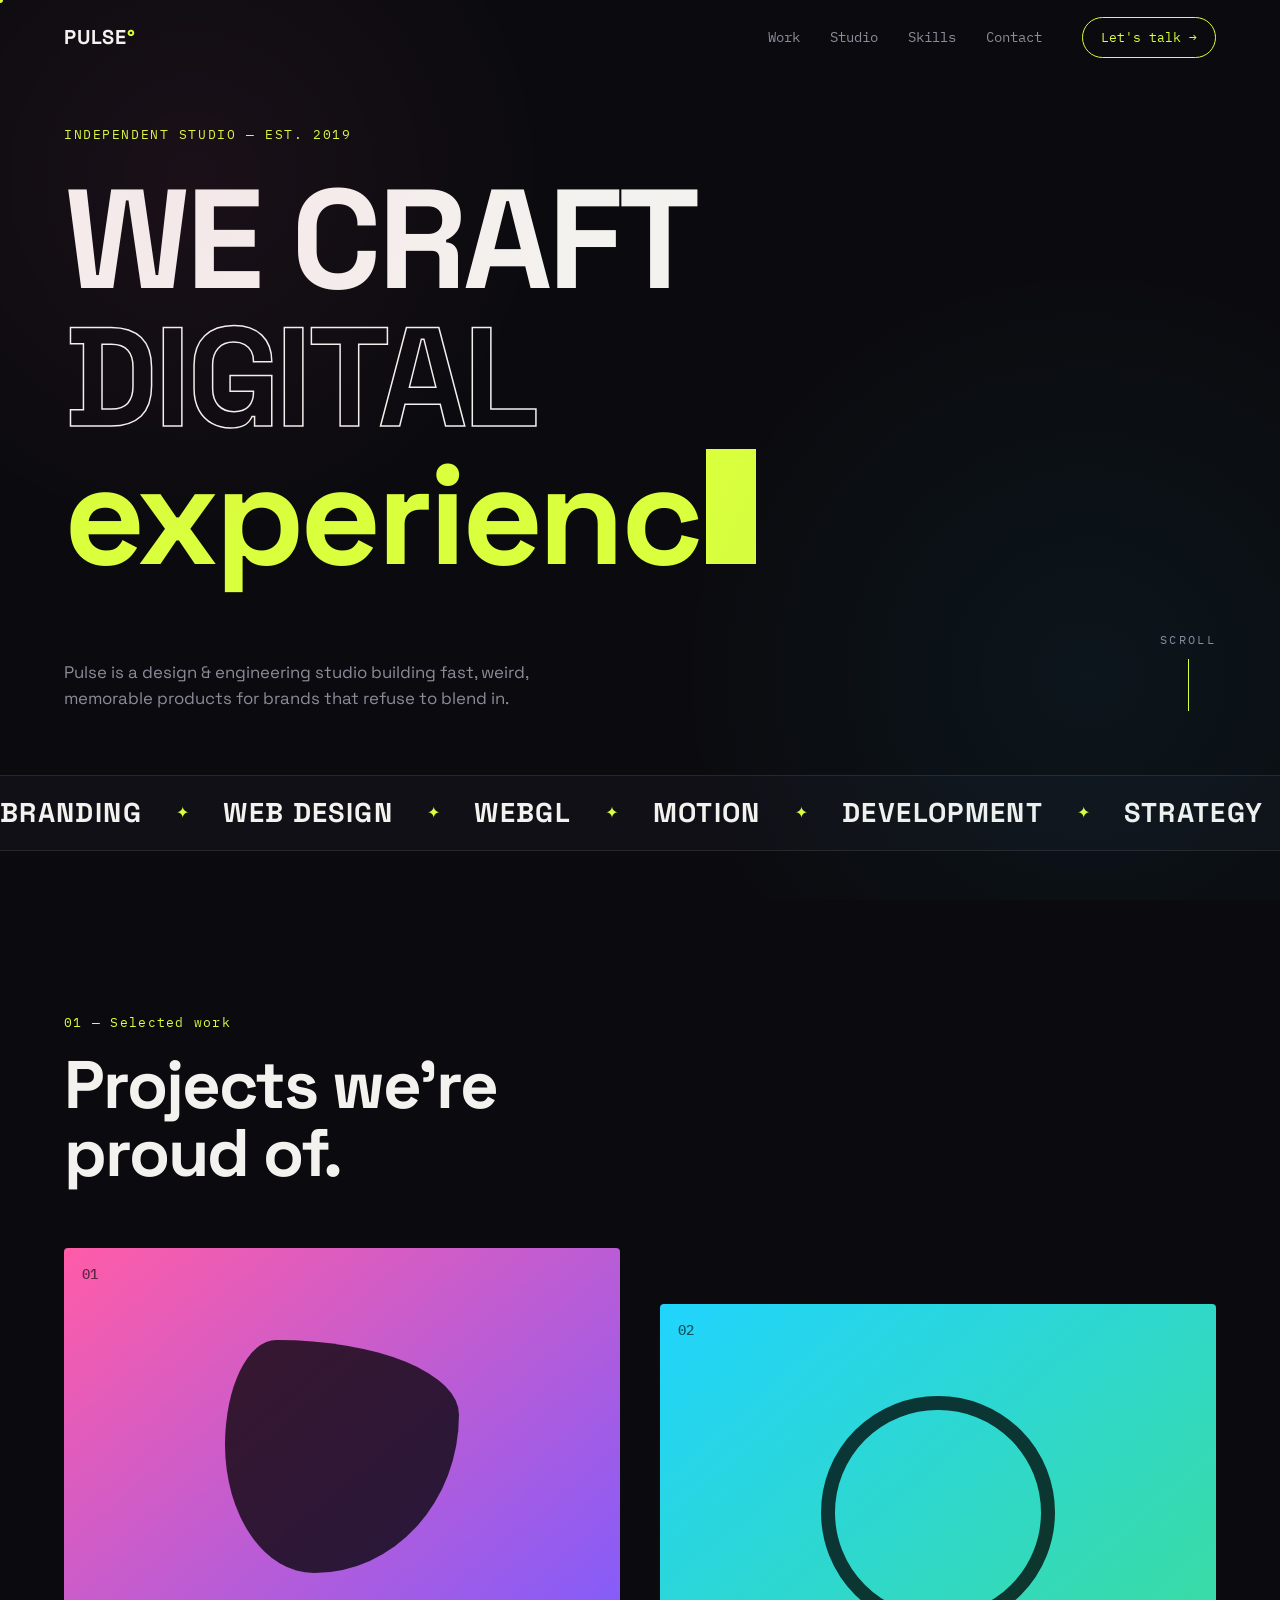
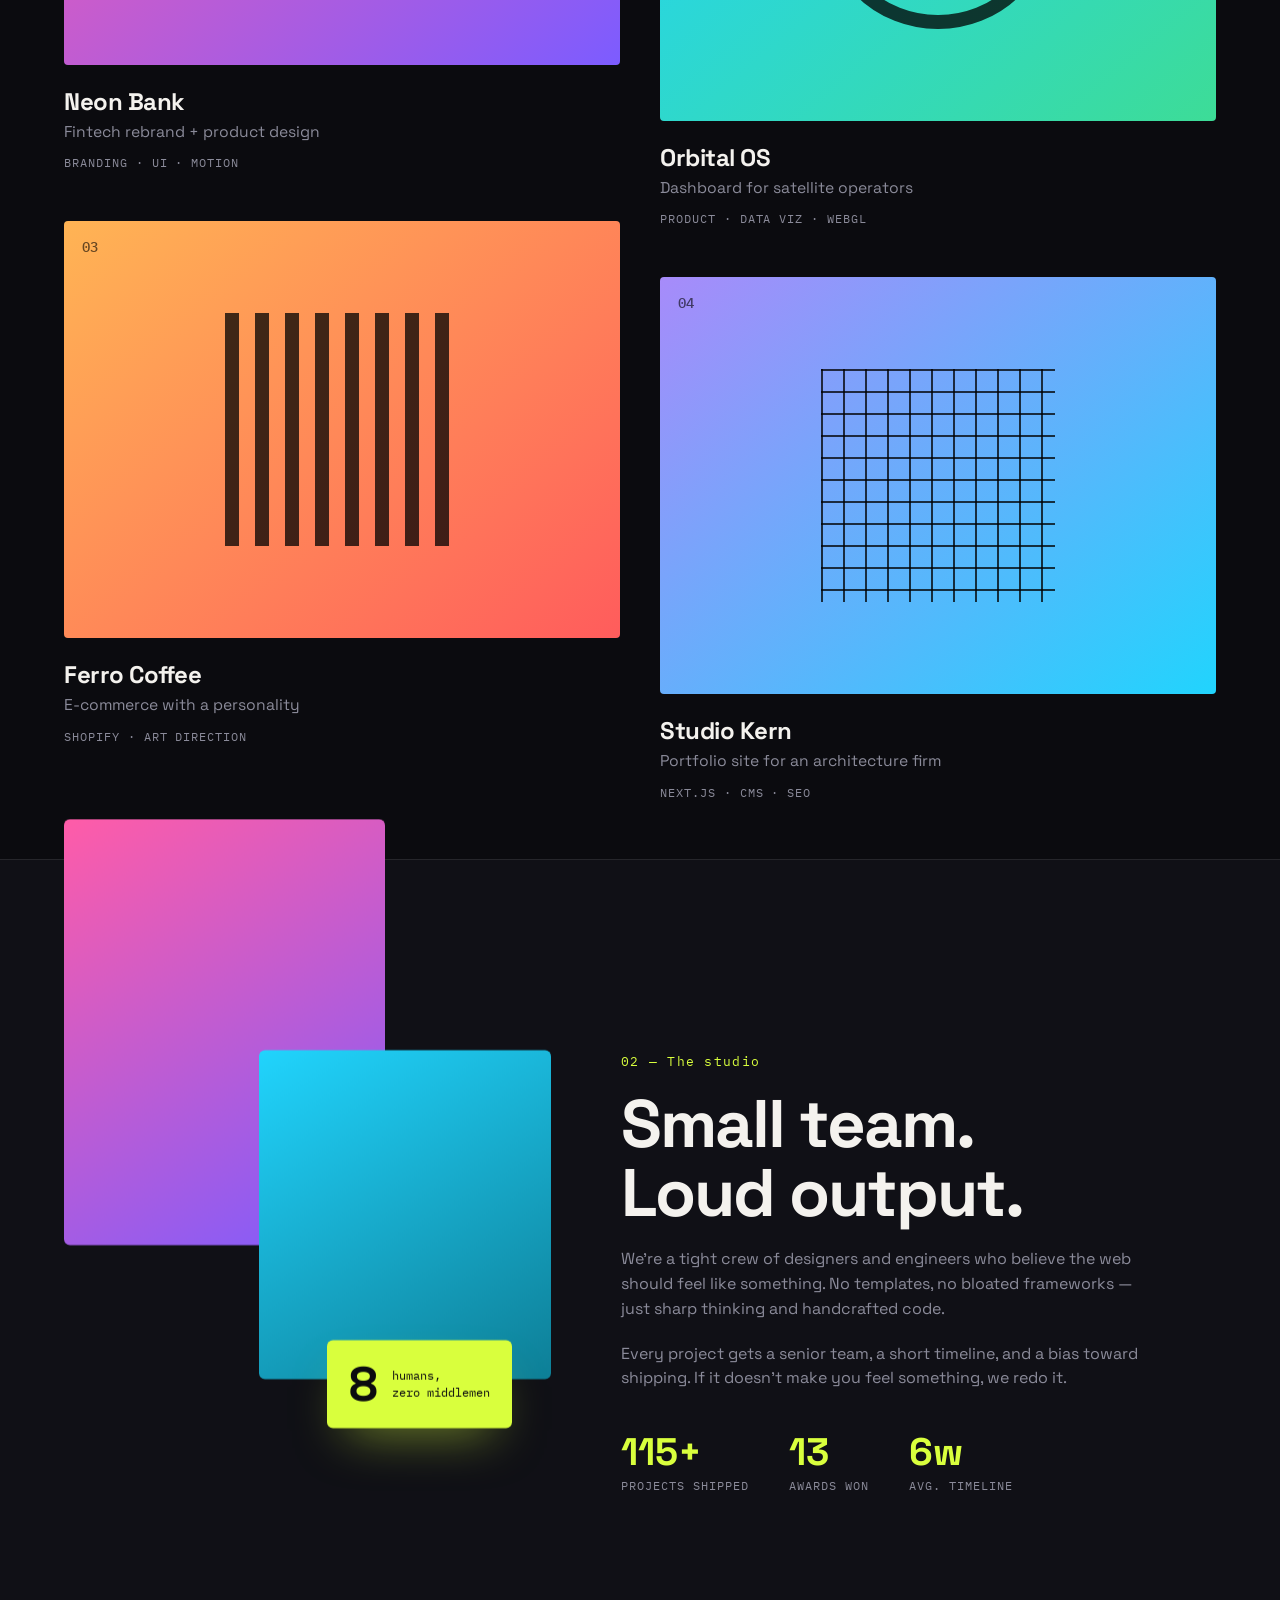
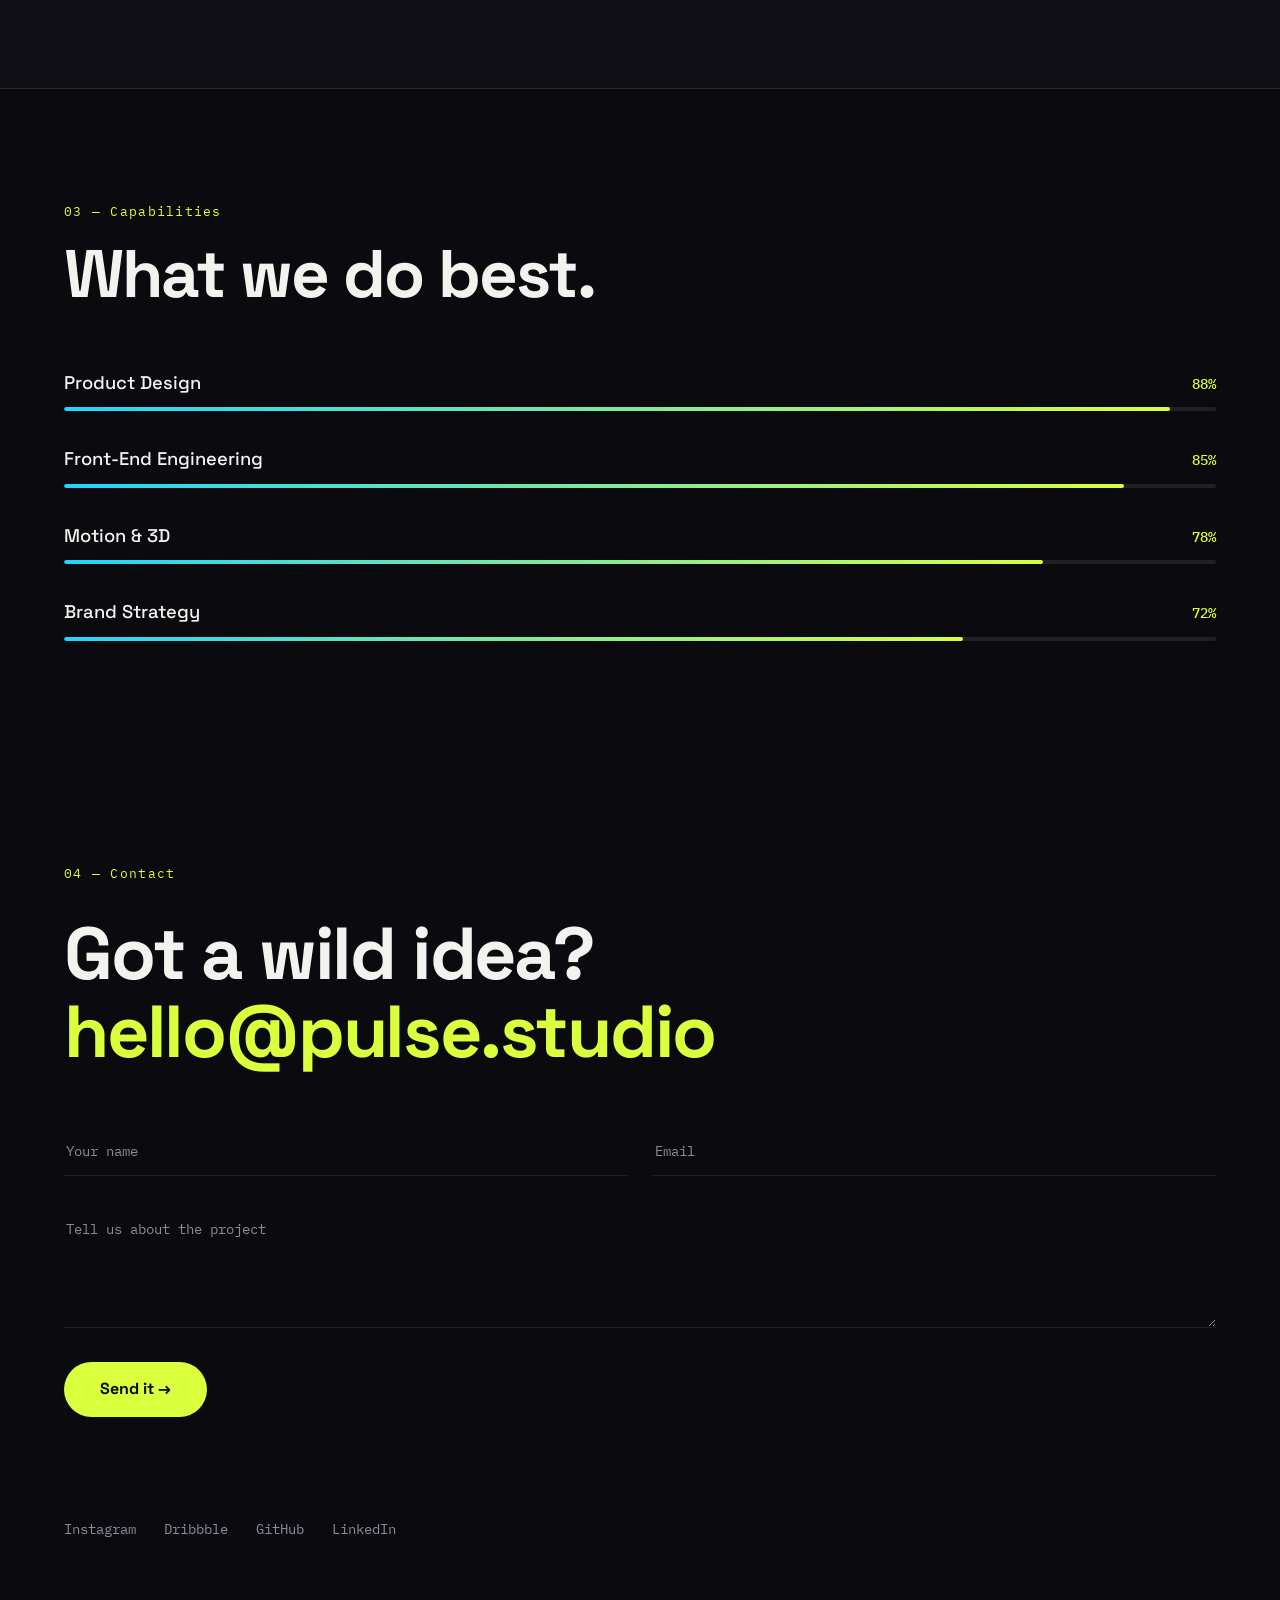
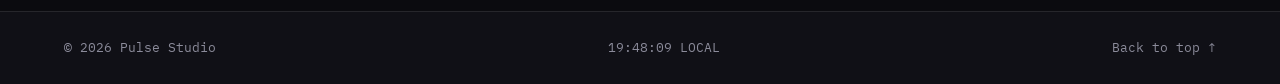
<file: site-pulse/index.html>
<!DOCTYPE html>
<html lang="en">
<head>
  <meta charset="UTF-8" />
  <meta name="viewport" content="width=device-width, initial-scale=1.0" />
  <meta name="description" content="Pulse Studio — an independent design & engineering studio crafting bold digital experiences." />
  <title>Pulse Studio — Design & Engineering</title>
  <link rel="preconnect" href="https://fonts.googleapis.com" />
  <link rel="preconnect" href="https://fonts.gstatic.com" crossorigin />
  <link href="https://fonts.googleapis.com/css2?family=Space+Grotesk:wght@400;500;700&family=IBM+Plex+Mono:wght@400;500&display=swap" rel="stylesheet" />
  <link rel="stylesheet" href="css/style.css" />
</head>
<body>

  <!-- ===== PRELOADER ===== -->
  <div class="loader" id="loader" aria-hidden="true">
    <div class="loader__inner">
      <span class="loader__count" id="loaderCount">0</span>
      <span class="loader__pct">%</span>
    </div>
    <div class="loader__bar"><i id="loaderBar"></i></div>
  </div>

  <!-- ===== CUSTOM CURSOR ===== -->
  <div class="cursor" id="cursor" aria-hidden="true"></div>
  <div class="cursor-dot" id="cursorDot" aria-hidden="true"></div>

  <!-- ===== NAV ===== -->
  <header class="nav" id="nav">
    <a href="#top" class="nav__logo" data-hover>PULSE<span>°</span></a>
    <nav class="nav__menu" aria-label="Primary">
      <a href="#work" data-hover>Work</a>
      <a href="#about" data-hover>Studio</a>
      <a href="#skills" data-hover>Skills</a>
      <a href="#contact" data-hover>Contact</a>
    </nav>
    <a href="#contact" class="nav__cta" data-hover>Let's talk →</a>
    <button class="nav__burger" id="burger" aria-label="Toggle menu" aria-expanded="false">
      <span></span><span></span>
    </button>
  </header>

  <div class="mobile-menu" id="mobileMenu">
    <a href="#work">Work</a>
    <a href="#about">Studio</a>
    <a href="#skills">Skills</a>
    <a href="#contact">Contact</a>
  </div>

  <!-- ===== HERO ===== -->
  <section class="hero" id="top">
    <div class="hero__noise" aria-hidden="true"></div>
    <div class="container">
      <p class="hero__kicker" data-reveal>Independent studio — est. 2019</p>

      <h1 class="hero__title">
        <span class="line" data-reveal>WE CRAFT</span>
        <span class="line line--accent" data-reveal data-delay="120">DIGITAL</span>
        <span class="line" data-reveal data-delay="240">
          <span id="typewriter" class="typewriter">experiences</span><span class="type-caret" aria-hidden="true"></span>
        </span>
      </h1>

      <div class="hero__bottom" data-reveal data-delay="360">
        <p>
          Pulse is a design &amp; engineering studio building fast, weird,
          memorable products for brands that refuse to blend in.
        </p>
        <div class="hero__scroll" aria-hidden="true">
          <span>Scroll</span>
          <i></i>
        </div>
      </div>
    </div>

    <div class="hero__ticker" aria-hidden="true">
      <div class="ticker__track">
        <span>BRANDING</span><i>✦</i><span>WEB DESIGN</span><i>✦</i><span>WEBGL</span><i>✦</i>
        <span>MOTION</span><i>✦</i><span>DEVELOPMENT</span><i>✦</i><span>STRATEGY</span><i>✦</i>
        <span>BRANDING</span><i>✦</i><span>WEB DESIGN</span><i>✦</i><span>WEBGL</span><i>✦</i>
        <span>MOTION</span><i>✦</i><span>DEVELOPMENT</span><i>✦</i><span>STRATEGY</span><i>✦</i>
      </div>
    </div>
  </section>

  <!-- ===== WORK ===== -->
  <section class="section" id="work">
    <div class="container">
      <div class="section__head" data-reveal>
        <span class="index">01 — Selected work</span>
        <h2>Projects we're<br />proud of.</h2>
      </div>

      <div class="work">
        <a href="#" class="work__item" data-reveal>
          <div class="work__media" style="--c1:#ff5ca8; --c2:#7c5cff;">
            <span class="work__num">01</span>
            <div class="work__shape"></div>
          </div>
          <div class="work__info">
            <h3>Neon Bank</h3>
            <p>Fintech rebrand + product design</p>
            <span class="work__tags">Branding · UI · Motion</span>
          </div>
        </a>

        <a href="#" class="work__item work__item--offset" data-reveal data-delay="100">
          <div class="work__media" style="--c1:#21d4fd; --c2:#3ddc97;">
            <span class="work__num">02</span>
            <div class="work__shape work__shape--ring"></div>
          </div>
          <div class="work__info">
            <h3>Orbital OS</h3>
            <p>Dashboard for satellite operators</p>
            <span class="work__tags">Product · Data Viz · WebGL</span>
          </div>
        </a>

        <a href="#" class="work__item" data-reveal>
          <div class="work__media" style="--c1:#ffb454; --c2:#ff5c5c;">
            <span class="work__num">03</span>
            <div class="work__shape work__shape--bars"></div>
          </div>
          <div class="work__info">
            <h3>Ferro Coffee</h3>
            <p>E-commerce with a personality</p>
            <span class="work__tags">Shopify · Art Direction</span>
          </div>
        </a>

        <a href="#" class="work__item work__item--offset" data-reveal data-delay="100">
          <div class="work__media" style="--c1:#a78bfa; --c2:#21d4fd;">
            <span class="work__num">04</span>
            <div class="work__shape work__shape--grid"></div>
          </div>
          <div class="work__info">
            <h3>Studio Kern</h3>
            <p>Portfolio site for an architecture firm</p>
            <span class="work__tags">Next.js · CMS · SEO</span>
          </div>
        </a>
      </div>
    </div>
  </section>

  <!-- ===== ABOUT / PARALLAX ===== -->
  <section class="section section--alt" id="about">
    <div class="container about">
      <div class="about__media" data-parallax="0.06" data-reveal>
        <div class="about__block about__block--1"></div>
        <div class="about__block about__block--2"></div>
        <div class="about__block about__block--3">
          <span>8</span>
          <small>humans,<br />zero middlemen</small>
        </div>
      </div>

      <div class="about__copy">
        <span class="index" data-reveal>02 — The studio</span>
        <h2 data-reveal data-delay="80">Small team.<br />Loud output.</h2>
        <p data-reveal data-delay="160">
          We're a tight crew of designers and engineers who believe the web
          should feel like something. No templates, no bloated frameworks —
          just sharp thinking and handcrafted code.
        </p>
        <p data-reveal data-delay="240">
          Every project gets a senior team, a short timeline, and a bias
          toward shipping. If it doesn't make you feel something, we redo it.
        </p>

        <div class="about__facts" data-reveal data-delay="320">
          <div><b data-count="120" data-suffix="+">0+</b><span>Projects shipped</span></div>
          <div><b data-count="14" data-suffix="">0</b><span>Awards won</span></div>
          <div><b data-count="6" data-suffix="w">0w</b><span>Avg. timeline</span></div>
        </div>
      </div>
    </div>
  </section>

  <!-- ===== SKILLS ===== -->
  <section class="section" id="skills">
    <div class="container">
      <div class="section__head" data-reveal>
        <span class="index">03 — Capabilities</span>
        <h2>What we do best.</h2>
      </div>

      <div class="skills">
        <div class="skill" data-reveal>
          <div class="skill__top"><span>Product Design</span><b data-skill-label>0%</b></div>
          <div class="skill__track"><i data-skill="96"></i></div>
        </div>
        <div class="skill" data-reveal data-delay="80">
          <div class="skill__top"><span>Front-End Engineering</span><b data-skill-label>0%</b></div>
          <div class="skill__track"><i data-skill="92"></i></div>
        </div>
        <div class="skill" data-reveal data-delay="160">
          <div class="skill__top"><span>Motion &amp; 3D</span><b data-skill-label>0%</b></div>
          <div class="skill__track"><i data-skill="85"></i></div>
        </div>
        <div class="skill" data-reveal data-delay="240">
          <div class="skill__top"><span>Brand Strategy</span><b data-skill-label>0%</b></div>
          <div class="skill__track"><i data-skill="78"></i></div>
        </div>
      </div>
    </div>
  </section>

  <!-- ===== CONTACT ===== -->
  <section class="section section--contact" id="contact">
    <div class="container">
      <span class="index" data-reveal>04 — Contact</span>
      <h2 class="contact__title" data-reveal data-delay="80">
        Got a wild idea?<br />
        <a href="mailto:hello@pulse.studio" class="contact__mail" data-hover>
          hello@pulse.studio
        </a>
      </h2>

      <form class="contact__form" id="contactForm" novalidate data-reveal data-delay="160">
        <div class="field">
          <input type="text" id="cName" placeholder=" " required />
          <label for="cName">Your name</label>
        </div>
        <div class="field">
          <input type="email" id="cEmail" placeholder=" " required />
          <label for="cEmail">Email</label>
        </div>
        <div class="field field--full">
          <textarea id="cMsg" rows="4" placeholder=" " required></textarea>
          <label for="cMsg">Tell us about the project</label>
        </div>
        <button type="submit" class="btn-send" data-hover>Send it →</button>
        <p class="contact__status" id="formStatus" role="status"></p>
      </form>

      <div class="contact__socials" data-reveal data-delay="240">
        <a href="#" data-hover>Instagram</a>
        <a href="#" data-hover>Dribbble</a>
        <a href="#" data-hover>GitHub</a>
        <a href="#" data-hover>LinkedIn</a>
      </div>
    </div>
  </section>

  <!-- ===== FOOTER ===== -->
  <footer class="footer">
    <div class="container footer__inner">
      <span>© 2026 Pulse Studio</span>
      <span class="footer__time" id="localTime">--:--:-- LOCAL</span>
      <a href="#top" data-hover>Back to top ↑</a>
    </div>
  </footer>

  <script src="js/main.js"></script>
</body>
</html>
</file>
<file: site-aurora/css/style.css>
/* ============================================================
   Aurora — SaaS Landing Page
   Design tokens → base → layout → components → effects → responsive
   ============================================================ */

:root {
  --bg:            #070a14;
  --bg-alt:        #0a0e1c;
  --surface:       rgba(255, 255, 255, 0.04);
  --surface-2:     rgba(255, 255, 255, 0.07);
  --border:        rgba(255, 255, 255, 0.09);
  --text:          #e8ecf6;
  --muted:         #97a1b8;
  --brand:         #7c5cff;
  --brand-2:       #21d4fd;
  --accent:        #ff5ca8;
  --amber:         #ffb454;
  --green:         #3ddc97;
  --radius:        18px;
  --radius-sm:     12px;
  --font-display:  "Sora", system-ui, sans-serif;
  --font-body:     "Inter", system-ui, sans-serif;
  --shadow:        0 24px 60px -20px rgba(0, 0, 0, 0.65);
  --grad:          linear-gradient(115deg, var(--brand), var(--brand-2));
  --nav-h:         72px;
}

/* ---------- Base ---------- */
*, *::before, *::after { box-sizing: border-box; margin: 0; padding: 0; }

html { scroll-behavior: smooth; scroll-padding-top: calc(var(--nav-h) + 12px); }

body {
  font-family: var(--font-body);
  background: var(--bg);
  color: var(--text);
  line-height: 1.6;
  overflow-x: hidden;
  -webkit-font-smoothing: antialiased;
}

img, svg { display: block; max-width: 100%; }
a { color: inherit; text-decoration: none; }
ul { list-style: none; }
button, input { font: inherit; }

.container { width: min(1160px, 92%); margin-inline: auto; }

::selection { background: var(--brand); color: #fff; }

/* ---------- Typography helpers ---------- */
h1, h2, h3, h4 { font-family: var(--font-display); line-height: 1.15; letter-spacing: -0.02em; }

.gradient-text {
  background: var(--grad);
  -webkit-background-clip: text;
  background-clip: text;
  color: transparent;
}

.eyebrow {
  display: inline-block;
  font-size: 0.78rem;
  font-weight: 600;
  letter-spacing: 0.18em;
  text-transform: uppercase;
  color: var(--brand-2);
  margin-bottom: 14px;
}

.pill {
  display: inline-block;
  padding: 7px 16px;
  border: 1px solid var(--border);
  border-radius: 999px;
  background: var(--surface);
  font-size: 0.85rem;
  color: var(--muted);
  backdrop-filter: blur(8px);
}

/* ---------- Buttons ---------- */
.btn {
  display: inline-flex;
  align-items: center;
  justify-content: center;
  gap: 9px;
  padding: 13px 26px;
  border: 1px solid transparent;
  border-radius: 999px;
  font-weight: 600;
  font-size: 0.95rem;
  cursor: pointer;
  transition: transform 0.25s cubic-bezier(0.2, 0.8, 0.3, 1),
              box-shadow 0.25s ease, background 0.25s ease, border-color 0.25s ease;
  will-change: transform;
}
.btn:active { transform: scale(0.97); }

.btn--primary {
  background: var(--grad);
  color: #fff;
  box-shadow: 0 10px 30px -10px rgba(124, 92, 255, 0.7);
}
.btn--primary:hover {
  transform: translateY(-3px);
  box-shadow: 0 18px 40px -12px rgba(124, 92, 255, 0.85);
}

.btn--ghost {
  background: var(--surface);
  border-color: var(--border);
  color: var(--text);
  backdrop-filter: blur(8px);
}
.btn--ghost:hover { background: var(--surface-2); border-color: rgba(255, 255, 255, 0.2); transform: translateY(-3px); }

.btn--dark { background: #0b0f1e; color: #fff; }
.btn--dark:hover { transform: translateY(-3px); box-shadow: 0 14px 30px -12px rgba(0, 0, 0, 0.6); }

.btn--lg  { padding: 16px 32px; font-size: 1rem; }
.btn--sm  { padding: 9px 20px; font-size: 0.875rem; }
.btn--block { width: 100%; }

.play { font-size: 0.7rem; color: var(--brand-2); }

/* ---------- Navbar ---------- */
.nav {
  position: fixed;
  inset: 0 0 auto;
  z-index: 100;
  height: var(--nav-h);
  display: flex;
  align-items: center;
  transition: background 0.35s ease, border-color 0.35s ease, backdrop-filter 0.35s ease;
  border-bottom: 1px solid transparent;
}
.nav.is-scrolled {
  background: rgba(7, 10, 20, 0.78);
  backdrop-filter: blur(14px);
  border-bottom-color: var(--border);
}
.nav__inner { display: flex; align-items: center; justify-content: space-between; }

.brand { display: inline-flex; align-items: center; gap: 10px; font-family: var(--font-display); font-weight: 800; font-size: 1.2rem; }
.brand__mark {
  width: 26px; height: 26px; border-radius: 8px;
  background: var(--grad);
  box-shadow: 0 0 18px rgba(124, 92, 255, 0.7);
  animation: markSpin 6s linear infinite;
}
@keyframes markSpin { to { transform: rotate(360deg); } }

.nav__links { display: flex; align-items: center; gap: 30px; }
.nav__links > a:not(.btn) {
  font-size: 0.94rem; color: var(--muted); position: relative;
  transition: color 0.2s ease;
}
.nav__links > a:not(.btn)::after {
  content: ""; position: absolute; left: 0; bottom: -6px;
  width: 0; height: 2px; background: var(--grad); border-radius: 2px;
  transition: width 0.3s ease;
}
.nav__links > a:not(.btn):hover { color: var(--text); }
.nav__links > a:not(.btn):hover::after { width: 100%; }

.nav__toggle { display: none; background: none; border: 0; cursor: pointer; flex-direction: column; gap: 5px; padding: 6px; }
.nav__toggle span { width: 24px; height: 2px; background: var(--text); border-radius: 2px; transition: transform 0.3s ease, opacity 0.3s ease; }
.nav__toggle.is-open span:nth-child(1) { transform: translateY(7px) rotate(45deg); }
.nav__toggle.is-open span:nth-child(2) { opacity: 0; }
.nav__toggle.is-open span:nth-child(3) { transform: translateY(-7px) rotate(-45deg); }

/* ---------- Hero ---------- */
.hero {
  position: relative;
  padding: calc(var(--nav-h) + 70px) 0 90px;
  overflow: hidden;
}
.hero__inner {
  display: grid;
  grid-template-columns: 1.05fr 0.95fr;
  gap: 56px;
  align-items: center;
}
.hero__title { font-size: clamp(2.4rem, 5vw, 3.9rem); font-weight: 800; margin: 22px 0 18px; }
.hero__title .gradient-text { display: inline-block; min-width: 4.5ch; transition: opacity 0.3s ease, transform 0.3s ease; }
.hero__title .gradient-text.is-swapping { opacity: 0; transform: translateY(10px); }
.hero__sub { color: var(--muted); font-size: 1.09rem; max-width: 54ch; }
.hero__actions { display: flex; flex-wrap: wrap; gap: 14px; margin: 32px 0 34px; }

.hero__meta { display: flex; align-items: center; gap: 14px; color: var(--muted); font-size: 0.9rem; }
.avatars { display: flex; }
.avatars span {
  width: 36px; height: 36px; border-radius: 50%;
  display: grid; place-items: center;
  font-size: 0.72rem; font-weight: 600; color: #fff;
  background: linear-gradient(135deg, #3b3f6b, #7c5cff);
  border: 2px solid var(--bg);
  margin-left: -10px;
}
.avatars span:first-child { margin-left: 0; }
.avatars span:nth-child(2) { background: linear-gradient(135deg, #1e5f74, #21d4fd); }
.avatars span:nth-child(3) { background: linear-gradient(135deg, #7a2450, #ff5ca8); }
.avatars span:nth-child(4) { background: #151a30; color: var(--muted); }

/* Orbs + grid backdrop */
.hero__orb {
  position: absolute; border-radius: 50%; filter: blur(90px);
  opacity: 0.5; pointer-events: none;
}
.hero__orb--1 { width: 460px; height: 460px; background: #6c3ce0; top: -140px; left: -120px; animation: float1 14s ease-in-out infinite; }
.hero__orb--2 { width: 420px; height: 420px; background: #0e9bbd; bottom: -160px; right: -100px; animation: float2 17s ease-in-out infinite; }
@keyframes float1 { 50% { transform: translate(60px, 50px) scale(1.12); } }
@keyframes float2 { 50% { transform: translate(-50px, -60px) scale(1.08); } }

.hero__grid {
  position: absolute; inset: 0; pointer-events: none;
  background-image:
    linear-gradient(rgba(255, 255, 255, 0.035) 1px, transparent 1px),
    linear-gradient(90deg, rgba(255, 255, 255, 0.035) 1px, transparent 1px);
  background-size: 56px 56px;
  mask-image: radial-gradient(ellipse 75% 65% at 50% 35%, #000 40%, transparent 100%);
  -webkit-mask-image: radial-gradient(ellipse 75% 65% at 50% 35%, #000 40%, transparent 100%);
}

/* Terminal window */
.window {
  background: rgba(12, 16, 32, 0.85);
  border: 1px solid var(--border);
  border-radius: var(--radius);
  box-shadow: var(--shadow);
  backdrop-filter: blur(16px);
  overflow: hidden;
  transform-style: preserve-3d;
  transition: transform 0.2s ease-out;
}
.window__bar {
  display: flex; align-items: center; gap: 8px;
  padding: 13px 16px;
  background: rgba(255, 255, 255, 0.03);
  border-bottom: 1px solid var(--border);
}
.dot { width: 11px; height: 11px; border-radius: 50%; display: inline-block; }
.dot--r { background: #ff5f57; } .dot--y { background: #febc2e; } .dot--g { background: #28c840; }
.window__title { margin-left: 8px; font-size: 0.78rem; color: var(--muted); }

.window__body { padding: 22px; }
.term { font-family: "SF Mono", "Fira Code", ui-monospace, monospace; font-size: 0.86rem; }
.term p { margin-bottom: 7px; animation: termIn 0.5s both; }
.term p:nth-child(1) { animation-delay: 0.1s; }
.term p:nth-child(2) { animation-delay: 0.5s; }
.term p:nth-child(3) { animation-delay: 0.9s; }
.term p:nth-child(4) { animation-delay: 1.3s; }
.term p:nth-child(5) { animation-delay: 1.7s; }
.term p:nth-child(6) { animation-delay: 2.1s; }
@keyframes termIn { from { opacity: 0; transform: translateX(-8px); } }

.t-green { color: var(--green); } .t-dim { color: var(--muted); }
.t-blue { color: var(--brand-2); } .t-amber { color: var(--amber); }

.caret {
  display: inline-block; width: 9px; height: 17px;
  background: var(--brand-2); vertical-align: text-bottom;
  animation: blink 1s steps(2) infinite;
}
@keyframes blink { 50% { opacity: 0; } }

.window__stats {
  display: grid; grid-template-columns: repeat(3, 1fr);
  gap: 12px; margin-top: 22px;
}
.window__stats > div {
  background: var(--surface);
  border: 1px solid var(--border);
  border-radius: var(--radius-sm);
  padding: 12px;
  text-align: center;
}
.window__stats small { display: block; color: var(--muted); font-size: 0.72rem; text-transform: uppercase; letter-spacing: 0.08em; }
.window__stats b { font-family: var(--font-display); font-size: 1.15rem; color: var(--brand-2); }

/* ---------- Logo marquee ---------- */
.logos { padding: 26px 0 10px; border-block: 1px solid var(--border); background: var(--bg-alt); }
.logos__label { text-align: center; font-size: 0.78rem; letter-spacing: 0.16em; text-transform: uppercase; color: var(--muted); margin-bottom: 18px; }
.logos__track-wrap { overflow: hidden; mask-image: linear-gradient(90deg, transparent, #000 12%, #000 88%, transparent); -webkit-mask-image: linear-gradient(90deg, transparent, #000 12%, #000 88%, transparent); }
.logos__track {
  display: flex; gap: 56px; width: max-content;
  animation: marquee 26s linear infinite;
  padding-bottom: 20px;
}
.logos__track span { font-family: var(--font-display); font-weight: 700; font-size: 1.15rem; color: #4c5673; white-space: nowrap; transition: color 0.25s ease; }
.logos__track span:hover { color: var(--text); }
@keyframes marquee { to { transform: translateX(-50%); } }

/* ---------- Sections ---------- */
.section { padding: 96px 0; position: relative; }
.section--alt { background: var(--bg-alt); border-block: 1px solid var(--border); }

.section__head { text-align: center; max-width: 660px; margin: 0 auto 54px; }
.section__head h2 { font-size: clamp(1.9rem, 3.6vw, 2.7rem); font-weight: 800; margin-bottom: 14px; }
.section__head p { color: var(--muted); font-size: 1.03rem; }

/* ---------- Cards ---------- */
.grid { display: grid; gap: 22px; }
.grid--3 { grid-template-columns: repeat(3, 1fr); }

.card {
  position: relative;
  background: var(--surface);
  border: 1px solid var(--border);
  border-radius: var(--radius);
  padding: 30px 26px;
  overflow: hidden;
  transition: transform 0.35s cubic-bezier(0.2, 0.8, 0.3, 1), border-color 0.35s ease, background 0.35s ease;
}
.card::before {
  content: "";
  position: absolute; inset: 0;
  background: radial-gradient(420px circle at var(--mx, 50%) var(--my, 50%), rgba(124, 92, 255, 0.16), transparent 60%);
  opacity: 0; transition: opacity 0.35s ease;
  pointer-events: none;
}
.card:hover { transform: translateY(-6px); border-color: rgba(124, 92, 255, 0.45); background: var(--surface-2); }
.card:hover::before { opacity: 1; }

.card__icon {
  width: 52px; height: 52px; display: grid; place-items: center;
  font-size: 1.5rem; margin-bottom: 18px;
  background: linear-gradient(135deg, rgba(124, 92, 255, 0.25), rgba(33, 212, 253, 0.18));
  border: 1px solid var(--border);
  border-radius: 14px;
}
.card h3 { font-size: 1.16rem; margin-bottom: 9px; }
.card p { color: var(--muted); font-size: 0.95rem; }

/* ---------- Stats ---------- */
.stats { display: grid; grid-template-columns: repeat(4, 1fr); gap: 22px; }
.stat {
  text-align: center; padding: 34px 16px;
  background: var(--surface);
  border: 1px solid var(--border);
  border-radius: var(--radius);
  transition: transform 0.3s ease, border-color 0.3s ease;
}
.stat:hover { transform: translateY(-5px); border-color: rgba(33, 212, 253, 0.4); }
.stat b {
  display: block;
  font-family: var(--font-display);
  font-size: clamp(2rem, 4vw, 2.9rem);
  font-weight: 800;
  background: var(--grad);
  -webkit-background-clip: text; background-clip: text; color: transparent;
}
.stat span { color: var(--muted); font-size: 0.9rem; }

/* ---------- Pricing ---------- */
.pricing { align-items: stretch; }
.price {
  position: relative;
  display: flex; flex-direction: column;
  background: var(--surface);
  border: 1px solid var(--border);
  border-radius: var(--radius);
  padding: 34px 28px;
  transition: transform 0.35s ease, border-color 0.35s ease;
}
.price:hover { transform: translateY(-6px); }
.price h3 { font-size: 1.1rem; color: var(--muted); font-weight: 600; }
.price__amount { font-family: var(--font-display); font-size: 2.7rem; font-weight: 800; margin: 10px 0 4px; }
.price__amount span { font-size: 1rem; color: var(--muted); font-weight: 500; }
.price__desc { color: var(--muted); font-size: 0.92rem; margin-bottom: 22px; }
.price ul { display: grid; gap: 11px; margin-bottom: 28px; flex: 1; }
.price li { color: var(--muted); font-size: 0.94rem; padding-left: 26px; position: relative; }
.price li::before {
  content: "✓"; position: absolute; left: 0;
  color: var(--green); font-weight: 700;
}
.price--featured {
  background: linear-gradient(180deg, rgba(124, 92, 255, 0.16), rgba(33, 212, 253, 0.05));
  border-color: rgba(124, 92, 255, 0.55);
  box-shadow: 0 24px 60px -24px rgba(124, 92, 255, 0.55);
}
.price__badge {
  position: absolute; top: -13px; left: 50%; transform: translateX(-50%);
  background: var(--grad); color: #fff;
  font-size: 0.74rem; font-weight: 700; letter-spacing: 0.06em; text-transform: uppercase;
  padding: 6px 16px; border-radius: 999px; white-space: nowrap;
}

/* ---------- Testimonials ---------- */
.quote {
  background: var(--surface);
  border: 1px solid var(--border);
  border-radius: var(--radius);
  padding: 30px 26px;
  transition: transform 0.3s ease, border-color 0.3s ease;
}
.quote:hover { transform: translateY(-6px); border-color: rgba(255, 92, 168, 0.4); }
.quote p { font-size: 1rem; margin-bottom: 20px; }
.quote footer { display: flex; flex-direction: column; }
.quote b { font-family: var(--font-display); font-size: 0.95rem; }
.quote span { color: var(--muted); font-size: 0.85rem; }

/* ---------- CTA ---------- */
.cta {
  position: relative; overflow: hidden;
  text-align: center;
  padding: 70px 30px;
  border-radius: 26px;
  background: linear-gradient(130deg, #7c5cff, #21d4fd);
  box-shadow: 0 30px 80px -30px rgba(124, 92, 255, 0.7);
}
.cta h2 { font-size: clamp(1.8rem, 3.4vw, 2.6rem); color: #fff; margin-bottom: 10px; position: relative; }
.cta p { color: rgba(255, 255, 255, 0.88); position: relative; }
.cta__orb {
  position: absolute; width: 340px; height: 340px; border-radius: 50%;
  background: rgba(255, 255, 255, 0.22); filter: blur(70px);
  top: -120px; right: -80px; animation: float1 12s ease-in-out infinite;
}
.cta__form {
  position: relative;
  display: flex; gap: 10px; justify-content: center;
  max-width: 480px; margin: 30px auto 12px;
}
.cta__form input {
  flex: 1; min-width: 0;
  padding: 15px 20px;
  border: 1px solid rgba(255, 255, 255, 0.45);
  border-radius: 999px;
  background: rgba(255, 255, 255, 0.95);
  color: #141830;
  outline: none;
  transition: box-shadow 0.25s ease;
}
.cta__form input:focus { box-shadow: 0 0 0 4px rgba(255, 255, 255, 0.3); }
.cta__form input.is-invalid { box-shadow: 0 0 0 4px rgba(255, 60, 60, 0.55); }
.cta__note { font-size: 0.9rem; min-height: 1.2em; font-weight: 600; color: #fff !important; }

/* ---------- Footer ---------- */
.footer { padding: 64px 0 28px; border-top: 1px solid var(--border); background: var(--bg-alt); }
.footer__inner { display: flex; justify-content: space-between; gap: 40px; flex-wrap: wrap; }
.footer__tag { color: var(--muted); font-size: 0.92rem; margin-top: 12px; max-width: 30ch; }
.footer__cols { display: flex; gap: 60px; flex-wrap: wrap; }
.footer__cols h4 { font-size: 0.82rem; text-transform: uppercase; letter-spacing: 0.12em; color: var(--muted); margin-bottom: 14px; }
.footer__cols a { display: block; color: var(--muted); font-size: 0.93rem; margin-bottom: 9px; transition: color 0.2s ease, transform 0.2s ease; }
.footer__cols a:hover { color: var(--text); transform: translateX(4px); }
.footer__bottom {
  display: flex; justify-content: space-between; flex-wrap: wrap; gap: 10px;
  margin-top: 46px; padding-top: 22px;
  border-top: 1px solid var(--border);
  color: var(--muted); font-size: 0.85rem;
}

/* ---------- Back to top ---------- */
.to-top {
  position: fixed; right: 26px; bottom: 26px; z-index: 90;
  width: 46px; height: 46px; border-radius: 50%;
  border: 1px solid var(--border);
  background: rgba(12, 16, 32, 0.9);
  color: var(--text); font-size: 1.1rem;
  cursor: pointer; backdrop-filter: blur(10px);
  opacity: 0; transform: translateY(16px); pointer-events: none;
  transition: opacity 0.3s ease, transform 0.3s ease, background 0.25s ease;
}
.to-top.is-visible { opacity: 1; transform: translateY(0); pointer-events: auto; }
.to-top:hover { background: var(--brand); }

/* ---------- Scroll reveal ---------- */
[data-reveal] {
  opacity: 0;
  transform: translateY(28px);
  transition: opacity 0.7s cubic-bezier(0.2, 0.8, 0.3, 1),
              transform 0.7s cubic-bezier(0.2, 0.8, 0.3, 1);
  transition-delay: var(--reveal-delay, 0ms);
}
[data-reveal].is-visible { opacity: 1; transform: none; }

/* ---------- Responsive ---------- */
@media (max-width: 960px) {
  .hero__inner { grid-template-columns: 1fr; gap: 46px; }
  .grid--3 { grid-template-columns: repeat(2, 1fr); }
  .stats { grid-template-columns: repeat(2, 1fr); }
}

@media (max-width: 720px) {
  .nav__toggle { display: flex; }
  .nav__links {
    position: fixed; inset: var(--nav-h) 0 auto;
    flex-direction: column; gap: 0;
    background: rgba(7, 10, 20, 0.97);
    backdrop-filter: blur(16px);
    border-bottom: 1px solid var(--border);
    padding: 10px 5% 22px;
    clip-path: inset(0 0 100% 0);
    transition: clip-path 0.4s cubic-bezier(0.2, 0.8, 0.3, 1);
  }
  .nav__links.is-open { clip-path: inset(0 0 0 0); }
  .nav__links > a { width: 100%; padding: 14px 4px; }
  .nav__links > a:not(.btn)::after { display: none; }
  .nav__cta { margin-top: 8px; }

  .grid--3 { grid-template-columns: 1fr; }
  .stats { grid-template-columns: repeat(2, 1fr); }
  .section { padding: 70px 0; }
  .cta__form { flex-direction: column; }
  .footer__cols { gap: 34px; }
}

/* ---------- Accessibility: reduced motion ---------- */
@media (prefers-reduced-motion: reduce) {
  *, *::before, *::after {
    animation-duration: 0.001ms !important;
    animation-iteration-count: 1 !important;
    transition-duration: 0.001ms !important;
  }
  html { scroll-behavior: auto; }
  [data-reveal] { opacity: 1; transform: none; }
}
</file>
<file: site-doom/css/style.css>
/* ==========================================================================
   DOOM · dooom.online
   Design system: Latverian Verdigris — gunmetal, toxic green, blood gold
   ========================================================================== */

:root {
  --void: #030705;
  --abyss: #050c09;
  --iron: #0b1410;
  --iron-2: #101c16;
  --smoke: #9fb3aa;
  --bone: #e8f1ec;

  --doom: #00ff88;
  --doom-deep: #06a35c;
  --doom-dark: #04331f;
  --toxic: #7dff3c;
  --gold: #d9a441;
  --blood: #e63946;
  --violet: #8a5cff;

  --line: rgba(0, 255, 136, 0.16);
  --line-soft: rgba(255, 255, 255, 0.07);

  --font-display: "Anton", Impact, sans-serif;
  --font-regal: "Cinzel", Georgia, serif;
  --font-body: "Space Grotesk", system-ui, sans-serif;

  --r-sm: 6px;
  --r-md: 14px;
  --r-lg: 22px;

  --shadow-glow: 0 0 40px rgba(0, 255, 136, 0.28);
  --shadow-card: 0 24px 60px -24px rgba(0, 0, 0, 0.9);
  --ease: cubic-bezier(0.22, 0.75, 0.2, 1);
  --nav-h: 72px;
}

/* ---------- Reset ---------- */
*,
*::before,
*::after { box-sizing: border-box; margin: 0; padding: 0; }

html { scroll-behavior: smooth; -webkit-text-size-adjust: 100%; }

body {
  font-family: var(--font-body);
  background: var(--void);
  color: var(--smoke);
  line-height: 1.65;
  font-size: 16px;
  overflow-x: hidden;
  min-height: 100vh;
  -webkit-font-smoothing: antialiased;
}

body.is-loading { overflow: hidden; }

img, svg, canvas { display: block; max-width: 100%; }
a { color: inherit; text-decoration: none; }
button, input { font: inherit; color: inherit; }
::selection { background: var(--doom); color: #00160c; }

::-webkit-scrollbar { width: 10px; }
::-webkit-scrollbar-track { background: var(--abyss); }
::-webkit-scrollbar-thumb {
  background: linear-gradient(var(--doom-dark), var(--doom-deep));
  border-radius: 10px;
  border: 2px solid var(--abyss);
}

:focus-visible {
  outline: 2px solid var(--doom);
  outline-offset: 3px;
  border-radius: 3px;
}

.container {
  width: min(1200px, 92vw);
  margin-inline: auto;
}

.grad,
.gradient-text {
  background: linear-gradient(100deg, var(--toxic), var(--doom) 45%, var(--gold));
  -webkit-background-clip: text;
  background-clip: text;
  color: transparent;
}

/* ==========================================================================
   ATMOSPHERE — grain, scanlines, vignette, scroll progress
   ========================================================================== */
.grain,
.scanlines,
.vignette {
  position: fixed;
  inset: 0;
  pointer-events: none;
  z-index: 900;
}

.grain {
  opacity: 0.32;
  mix-blend-mode: overlay;
  background-image: url("data:image/svg+xml,%3Csvg xmlns='http://www.w3.org/2000/svg' width='240' height='240'%3E%3Cfilter id='n'%3E%3CfeTurbulence type='fractalNoise' baseFrequency='0.85' numOctaves='4' stitchTiles='stitch'/%3E%3C/filter%3E%3Crect width='100%25' height='100%25' filter='url(%23n)' opacity='0.55'/%3E%3C/svg%3E");
  animation: grain-shift 6s steps(6) infinite;
}

@keyframes grain-shift {
  0%, 100% { transform: translate(0, 0); }
  20% { transform: translate(-4%, 3%); }
  40% { transform: translate(3%, -4%); }
  60% { transform: translate(-3%, -3%); }
  80% { transform: translate(4%, 4%); }
}

.scanlines {
  background: repeating-linear-gradient(
    to bottom,
    rgba(0, 0, 0, 0) 0 2px,
    rgba(0, 0, 0, 0.22) 2px 3px
  );
  opacity: 0.5;
  z-index: 901;
}

.vignette {
  background: radial-gradient(ellipse at center, transparent 45%, rgba(0, 0, 0, 0.72) 100%);
  z-index: 899;
}

.lightning-flash {
  position: fixed;
  inset: 0;
  z-index: 898;
  pointer-events: none;
  background: radial-gradient(circle at var(--lx, 50%) 0%, rgba(190, 255, 220, 0.5), transparent 60%);
  opacity: 0;
  transition: opacity 0.09s linear;
}
.lightning-flash.is-striking { opacity: 1; }

.scroll-progress {
  position: fixed;
  top: 0;
  left: 0;
  height: 3px;
  width: 0%;
  z-index: 1000;
  background: linear-gradient(90deg, var(--doom-dark), var(--doom), var(--gold));
  box-shadow: 0 0 14px rgba(0, 255, 136, 0.75);
}

/* ==========================================================================
   CUSTOM CURSOR
   ========================================================================== */
.cursor { position: fixed; top: 0; left: 0; z-index: 1200; pointer-events: none; mix-blend-mode: difference; }
.cursor__ring,
.cursor__dot {
  position: absolute;
  border-radius: 50%;
  transform: translate(-50%, -50%);
}
.cursor__ring {
  width: 34px;
  height: 34px;
  border: 1.5px solid var(--doom);
  transition: width 0.28s var(--ease), height 0.28s var(--ease), background 0.28s var(--ease);
}
.cursor__dot { width: 5px; height: 5px; background: var(--doom); }
.cursor.is-hover .cursor__ring { width: 64px; height: 64px; background: rgba(0, 255, 136, 0.14); }

@media (hover: none), (pointer: coarse) { .cursor { display: none; } }

/* ==========================================================================
   PRELOADER
   ========================================================================== */
.preloader {
  position: fixed;
  inset: 0;
  z-index: 1100;
  background: var(--void);
  display: grid;
  place-items: center;
  transition: opacity 0.6s var(--ease), visibility 0.6s;
}
.preloader.is-done { opacity: 0; visibility: hidden; }

.preloader__inner { text-align: center; width: min(420px, 84vw); }

.preloader__mark {
  font-family: var(--font-display);
  font-size: clamp(3rem, 12vw, 6rem);
  letter-spacing: 0.12em;
  display: flex;
  justify-content: center;
  gap: 0.06em;
  color: var(--bone);
}
.preloader__mark span {
  display: inline-block;
  animation: letter-rise 1.1s var(--ease) both;
  text-shadow: 0 0 30px rgba(0, 255, 136, 0.5);
}
.preloader__mark span:nth-child(1) { animation-delay: 0.05s; }
.preloader__mark span:nth-child(2) { animation-delay: 0.15s; }
.preloader__mark span:nth-child(3) { animation-delay: 0.25s; }
.preloader__mark span:nth-child(4) { animation-delay: 0.35s; }

@keyframes letter-rise {
  from { opacity: 0; transform: translateY(48px) rotateX(-70deg); filter: blur(8px); }
  to { opacity: 1; transform: none; filter: blur(0); }
}

.preloader__bar {
  margin: 26px auto 14px;
  height: 3px;
  width: 100%;
  background: rgba(255, 255, 255, 0.09);
  overflow: hidden;
  border-radius: 3px;
}
.preloader__bar i {
  display: block;
  height: 100%;
  width: 0%;
  background: linear-gradient(90deg, var(--doom-deep), var(--doom));
  box-shadow: 0 0 12px var(--doom);
  transition: width 0.35s var(--ease);
}
.preloader__status {
  font-size: 0.68rem;
  letter-spacing: 0.36em;
  color: var(--doom-deep);
  text-transform: uppercase;
}

/* ==========================================================================
   TYPOGRAPHY
   ========================================================================== */
.h2 {
  font-family: var(--font-display);
  font-weight: 400;
  font-size: clamp(2.1rem, 5.2vw, 3.9rem);
  line-height: 1.02;
  letter-spacing: 0.005em;
  color: var(--bone);
  text-transform: uppercase;
  margin-bottom: 1rem;
}

.lead {
  font-size: clamp(1rem, 1.4vw, 1.12rem);
  max-width: 62ch;
  color: var(--smoke);
}
.lead + .lead { margin-top: 1rem; }
.lead em, .lead strong { color: var(--bone); font-style: normal; font-weight: 700; }

.eyebrow {
  display: inline-block;
  font-family: var(--font-regal);
  font-size: 0.74rem;
  font-weight: 700;
  letter-spacing: 0.42em;
  text-transform: uppercase;
  color: var(--gold);
  padding: 0.42em 0 0.42em 0.42em;
  border-left: 2px solid var(--gold);
  margin-bottom: 1.1rem;
}
.eyebrow--light { border-color: var(--doom); color: var(--doom); }

.section { padding: clamp(72px, 11vw, 148px) 0; position: relative; }
.section--alt {
  background:
    radial-gradient(900px 480px at 12% 0%, rgba(0, 255, 136, 0.07), transparent 65%),
    linear-gradient(180deg, var(--abyss), var(--iron) 55%, var(--abyss));
  border-block: 1px solid var(--line-soft);
}
.section__head { max-width: 780px; margin-bottom: clamp(40px, 6vw, 72px); }

/* ---------- Buttons ---------- */
.btn {
  --btn-bg: transparent;
  position: relative;
  display: inline-flex;
  align-items: center;
  justify-content: center;
  gap: 0.5em;
  padding: 0.86em 1.7em;
  font-weight: 700;
  font-size: 0.94rem;
  letter-spacing: 0.06em;
  text-transform: uppercase;
  background: var(--btn-bg);
  border: 1px solid var(--line);
  border-radius: var(--r-sm);
  color: var(--bone);
  cursor: pointer;
  overflow: hidden;
  isolation: isolate;
  transition: transform 0.35s var(--ease), border-color 0.35s, box-shadow 0.35s, color 0.35s;
}
.btn::after {
  content: "";
  position: absolute;
  inset: 0;
  z-index: -1;
  background: linear-gradient(120deg, var(--doom-deep), var(--doom));
  transform: translateY(101%);
  transition: transform 0.42s var(--ease);
}
.btn:hover::after { transform: translateY(0); }
.btn:hover { color: #00160c; border-color: var(--doom); box-shadow: var(--shadow-glow); }

.btn--primary {
  background: linear-gradient(120deg, var(--doom-deep), var(--doom));
  color: #00160c;
  border-color: transparent;
  box-shadow: 0 10px 30px -12px rgba(0, 255, 136, 0.7);
}
.btn--primary::after { background: linear-gradient(120deg, var(--gold), #ffdf9e); }

.btn--ghost:hover { color: #00160c; }
.btn--lg { padding: 1.02em 2.1em; font-size: 1rem; }
.btn--sm { padding: 0.58em 1.1em; font-size: 0.8rem; }

/* ==========================================================================
   NAV
   ========================================================================== */
.nav {
  position: fixed;
  top: 0;
  left: 0;
  right: 0;
  z-index: 950;
  height: var(--nav-h);
  display: flex;
  align-items: center;
  transition: background 0.4s var(--ease), box-shadow 0.4s, height 0.4s, backdrop-filter 0.4s;
}
.nav.is-stuck {
  height: 62px;
  background: rgba(4, 12, 8, 0.82);
  backdrop-filter: blur(14px) saturate(140%);
  -webkit-backdrop-filter: blur(14px) saturate(140%);
  border-bottom: 1px solid var(--line);
  box-shadow: 0 14px 40px -22px rgba(0, 0, 0, 0.95);
}
.nav__inner {
  display: flex;
  align-items: center;
  justify-content: space-between;
  gap: 20px;
}

.brand { display: inline-flex; align-items: baseline; gap: 0.4rem; }
.brand__glyph {
  font-family: var(--font-display);
  font-size: 1.35rem;
  width: 34px;
  height: 34px;
  display: grid;
  place-items: center;
  align-self: center;
  background: linear-gradient(140deg, var(--doom), var(--doom-dark));
  color: #00160c;
  border-radius: 8px;
  box-shadow: inset 0 0 12px rgba(0, 0, 0, 0.5), 0 0 22px rgba(0, 255, 136, 0.35);
}
.brand__name {
  font-family: var(--font-display);
  font-size: 1.3rem;
  letter-spacing: 0.16em;
  color: var(--bone);
}
.brand__tld { font-size: 0.72rem; color: var(--doom-deep); letter-spacing: 0.1em; }

.nav__links { display: flex; align-items: center; gap: clamp(14px, 2vw, 30px); }
.nav__links a {
  position: relative;
  font-size: 0.86rem;
  font-weight: 500;
  letter-spacing: 0.13em;
  text-transform: uppercase;
  color: var(--smoke);
  padding: 4px 0;
  transition: color 0.3s;
}
.nav__links a:not(.btn)::after {
  content: "";
  position: absolute;
  left: 0;
  bottom: -2px;
  height: 2px;
  width: 0;
  background: var(--doom);
  box-shadow: 0 0 8px var(--doom);
  transition: width 0.34s var(--ease);
}
.nav__links a:not(.btn):hover,
.nav__links a:not(.btn).is-active { color: var(--doom); }
.nav__links a:not(.btn):hover::after,
.nav__links a:not(.btn).is-active::after { width: 100%; }
.nav__links a:not(.btn).is-active { text-shadow: 0 0 14px rgba(0, 255, 136, 0.5); }
.nav__links a.btn { color: #00160c; }

.nav__status {
  display: flex;
  align-items: center;
  gap: 8px;
  font-size: 0.66rem;
  letter-spacing: 0.2em;
  color: var(--doom-deep);
  padding: 7px 13px;
  border: 1px solid var(--line);
  border-radius: 99px;
  background: rgba(0, 255, 136, 0.05);
}

.pulse-dot {
  width: 7px;
  height: 7px;
  border-radius: 50%;
  background: var(--doom);
  box-shadow: 0 0 0 0 rgba(0, 255, 136, 0.7);
  animation: pulse 1.9s infinite;
  flex: none;
}
@keyframes pulse {
  0% { box-shadow: 0 0 0 0 rgba(0, 255, 136, 0.6); }
  70% { box-shadow: 0 0 0 9px rgba(0, 255, 136, 0); }
  100% { box-shadow: 0 0 0 0 rgba(0, 255, 136, 0); }
}

.nav__toggle {
  display: none;
  flex-direction: column;
  gap: 5px;
  width: 42px;
  height: 42px;
  align-items: center;
  justify-content: center;
  background: rgba(0, 255, 136, 0.07);
  border: 1px solid var(--line);
  border-radius: 8px;
  cursor: pointer;
}
.nav__toggle span {
  width: 19px;
  height: 2px;
  background: var(--doom);
  transition: transform 0.3s var(--ease), opacity 0.25s;
}
.nav__toggle.is-open span:nth-child(1) { transform: translateY(7px) rotate(45deg); }
.nav__toggle.is-open span:nth-child(2) { opacity: 0; }
.nav__toggle.is-open span:nth-child(3) { transform: translateY(-7px) rotate(-45deg); }

/* ==========================================================================
   HERO
   ========================================================================== */
.hero {
  position: relative;
  min-height: 100svh;
  display: flex;
  flex-direction: column;
  justify-content: center;
  padding: calc(var(--nav-h) + 40px) 0 90px;
  overflow: hidden;
  background:
    radial-gradient(1000px 620px at 50% 18%, rgba(0, 255, 136, 0.13), transparent 62%),
    radial-gradient(760px 520px at 82% 78%, rgba(217, 164, 65, 0.09), transparent 65%),
    linear-gradient(180deg, #04100b 0%, var(--void) 78%);
}

.hero__fx {
  position: absolute;
  inset: 0;
  width: 100%;
  height: 100%;
  z-index: 1;
}

.hero__grid {
  position: absolute;
  inset: 0;
  z-index: 0;
  background-image:
    linear-gradient(var(--line) 1px, transparent 1px),
    linear-gradient(90deg, var(--line) 1px, transparent 1px);
  background-size: 68px 68px;
  mask-image: radial-gradient(ellipse 78% 62% at 50% 42%, #000 30%, transparent 78%);
  -webkit-mask-image: radial-gradient(ellipse 78% 62% at 50% 42%, #000 30%, transparent 78%);
  opacity: 0.55;
  animation: grid-drift 26s linear infinite;
}
@keyframes grid-drift { to { background-position: 68px 68px; } }

.hero__glow {
  position: absolute;
  z-index: 0;
  left: 50%;
  top: 42%;
  width: min(720px, 90vw);
  aspect-ratio: 1;
  transform: translate(-50%, -50%);
  background: radial-gradient(circle, rgba(0, 255, 136, 0.24), transparent 66%);
  filter: blur(28px);
  animation: breathe 7s ease-in-out infinite;
}
@keyframes breathe {
  0%, 100% { opacity: 0.6; transform: translate(-50%, -50%) scale(1); }
  50% { opacity: 1; transform: translate(-50%, -50%) scale(1.1); }
}

.hero__inner {
  position: relative;
  z-index: 3;
  text-align: center;
  display: flex;
  flex-direction: column;
  align-items: center;
}

.hero__badge {
  display: inline-flex;
  align-items: center;
  gap: 10px;
  padding: 8px 18px;
  font-size: 0.66rem;
  letter-spacing: 0.34em;
  color: var(--doom);
  background: rgba(0, 255, 136, 0.07);
  border: 1px solid var(--line);
  border-radius: 99px;
  backdrop-filter: blur(8px);
  margin-bottom: clamp(18px, 3vw, 30px);
}
.hero__badge-dot {
  width: 6px;
  height: 6px;
  border-radius: 50%;
  background: var(--gold);
  box-shadow: 0 0 10px var(--gold);
  animation: pulse 1.7s infinite;
}

.hero__stage {
  position: relative;
  width: 100%;
  display: grid;
  place-items: center;
  margin-bottom: clamp(14px, 3vw, 26px);
}

.hero__word {
  font-family: var(--font-display);
  font-weight: 400;
  font-size: clamp(5rem, 24vw, 20rem);
  line-height: 0.8;
  letter-spacing: -0.02em;
  color: transparent;
  background:
    linear-gradient(180deg, #f4fff9 0%, #b9d3c6 34%, #3d544a 62%, #8ff9c6 100%);
  -webkit-background-clip: text;
  background-clip: text;
  position: relative;
  z-index: 1;
  filter: drop-shadow(0 18px 46px rgba(0, 0, 0, 0.75));
  user-select: none;
}

/* --- glitch layered text --- */
.glitch { position: relative; display: inline-block; }
.glitch::before,
.glitch::after {
  content: attr(data-text);
  position: absolute;
  inset: 0;
  background: inherit;
  -webkit-background-clip: text;
  background-clip: text;
  color: transparent;
  pointer-events: none;
}
.glitch::before { text-shadow: -3px 0 var(--blood); animation: glitch-a 3.6s infinite steps(2, jump-none); }
.glitch::after { text-shadow: 3px 0 var(--violet); animation: glitch-b 4.2s infinite steps(2, jump-none); }

@keyframes glitch-a {
  0%, 88%, 100% { clip-path: inset(0 0 100% 0); transform: none; opacity: 0; }
  89% { clip-path: inset(12% 0 62% 0); transform: translate(-7px, -3px); opacity: 0.9; }
  92% { clip-path: inset(58% 0 18% 0); transform: translate(6px, 2px); opacity: 0.9; }
  95% { clip-path: inset(30% 0 46% 0); transform: translate(-4px, 1px); opacity: 0.8; }
}
@keyframes glitch-b {
  0%, 84%, 100% { clip-path: inset(0 0 100% 0); transform: none; opacity: 0; }
  85% { clip-path: inset(48% 0 26% 0); transform: translate(7px, 3px); opacity: 0.85; }
  90% { clip-path: inset(8% 0 74% 0); transform: translate(-6px, -2px); opacity: 0.85; }
  94% { clip-path: inset(66% 0 8% 0); transform: translate(5px, 0); opacity: 0.7; }
}

/* --- Doom mask --- */
.hero__mask {
  position: absolute;
  z-index: 2;
  top: 50%;
  left: 50%;
  width: clamp(178px, 26vw, 320px);
  transform: translate(-50%, -44%);
  filter: drop-shadow(0 26px 54px rgba(0, 0, 0, 0.85));
  will-change: transform;
  pointer-events: none;
}
.hero__mask svg { overflow: visible; animation: mask-float 7.5s ease-in-out infinite; }
@keyframes mask-float {
  0%, 100% { transform: translateY(0) rotate(0deg); }
  50% { transform: translateY(-16px) rotate(0.7deg); }
}

.eye {
  fill: url(#eyeG);
  filter: url(#glow);
  animation: eye-pulse 3.4s ease-in-out infinite;
}
@keyframes eye-pulse {
  0%, 100% { opacity: 0.78; }
  45% { opacity: 1; }
  50% { opacity: 0.5; }
  55% { opacity: 1; }
}

.mask-sweep {
  animation: mask-sweep 5.5s var(--ease) infinite;
  opacity: 0;
}
@keyframes mask-sweep {
  0% { transform: translateX(-140px); opacity: 0; }
  18% { opacity: 1; }
  55% { transform: translateX(520px); opacity: 0; }
  100% { transform: translateX(520px); opacity: 0; }
}

.hero__tag {
  max-width: 60ch;
  font-size: clamp(1rem, 1.6vw, 1.2rem);
  color: var(--smoke);
  margin-bottom: clamp(24px, 4vw, 38px);
}
.hero__tag strong { color: var(--doom); font-weight: 700; }

.hero__actions {
  display: flex;
  flex-wrap: wrap;
  gap: 16px;
  justify-content: center;
  margin-bottom: clamp(30px, 5vw, 50px);
}

.hero__meta {
  display: flex;
  flex-wrap: wrap;
  align-items: center;
  justify-content: center;
  gap: clamp(20px, 4vw, 46px);
}

.countdown {
  display: flex;
  flex-direction: column;
  align-items: center;
  gap: 8px;
  padding: 14px 22px;
  border: 1px solid var(--line);
  border-radius: var(--r-md);
  background: rgba(6, 20, 14, 0.6);
  backdrop-filter: blur(10px);
}
.countdown__label {
  font-size: 0.6rem;
  letter-spacing: 0.3em;
  color: var(--gold);
}
.countdown__clock { display: flex; align-items: center; gap: 6px; }
.countdown__clock b {
  display: flex;
  flex-direction: column;
  align-items: center;
  min-width: 46px;
  padding: 5px 6px;
  background: linear-gradient(180deg, rgba(0, 255, 136, 0.12), rgba(0, 0, 0, 0.35));
  border: 1px solid var(--line);
  border-radius: 7px;
}
.countdown__clock i {
  font-family: var(--font-display);
  font-style: normal;
  font-size: 1.5rem;
  line-height: 1;
  color: var(--bone);
  font-variant-numeric: tabular-nums;
}
.countdown__clock small { font-size: 0.54rem; letter-spacing: 0.18em; color: var(--doom-deep); }
.countdown__clock em { color: var(--doom-deep); font-style: normal; }

.hero__stats { display: flex; gap: clamp(18px, 3vw, 34px); }
.hstat { text-align: left; }
.hstat b {
  display: block;
  font-family: var(--font-display);
  font-size: clamp(1.5rem, 3vw, 2.1rem);
  line-height: 1;
  color: var(--doom);
  text-shadow: 0 0 24px rgba(0, 255, 136, 0.4);
  font-variant-numeric: tabular-nums;
}
.hstat span { font-size: 0.66rem; letter-spacing: 0.16em; text-transform: uppercase; color: var(--smoke); }

/* --- scroll hint --- */
.scroll-hint {
  position: absolute;
  bottom: 78px;
  left: 50%;
  transform: translateX(-50%);
  z-index: 4;
  width: 26px;
  height: 44px;
  border: 1.5px solid var(--line);
  border-radius: 14px;
  display: grid;
  place-items: start center;
  padding-top: 7px;
}
.scroll-hint i {
  width: 3px;
  height: 9px;
  border-radius: 3px;
  background: var(--doom);
  box-shadow: 0 0 8px var(--doom);
  animation: scroll-drop 1.9s var(--ease) infinite;
}
@keyframes scroll-drop {
  0% { transform: translateY(0); opacity: 0; }
  35% { opacity: 1; }
  100% { transform: translateY(17px); opacity: 0; }
}

/* ==========================================================================
   MARQUEE
   ========================================================================== */
.marquee {
  overflow: hidden;
  padding: 13px 0;
  background: linear-gradient(90deg, rgba(0, 255, 136, 0.1), rgba(0, 0, 0, 0.4), rgba(0, 255, 136, 0.1));
  border-block: 1px solid var(--line);
  backdrop-filter: blur(6px);
  position: relative;
  z-index: 5;
  mask-image: linear-gradient(90deg, transparent, #000 8%, #000 92%, transparent);
  -webkit-mask-image: linear-gradient(90deg, transparent, #000 8%, #000 92%, transparent);
}
.marquee--hero { position: absolute; bottom: 0; left: 0; right: 0; }
.marquee__track {
  display: flex;
  align-items: center;
  gap: 26px;
  width: max-content;
  animation: marquee 34s linear infinite;
  will-change: transform;
}
.marquee--rev .marquee__track { animation-direction: reverse; animation-duration: 42s; }
.marquee__track span {
  font-family: var(--font-regal);
  font-size: 0.84rem;
  font-weight: 700;
  letter-spacing: 0.3em;
  color: var(--bone);
  white-space: nowrap;
}
.marquee__track i { color: var(--gold); font-style: normal; }
@keyframes marquee { to { transform: translateX(-50%); } }

/* ==========================================================================
   REVEALS
   ========================================================================== */
[data-reveal] {
  opacity: 0;
  transform: translateY(34px);
  transition: opacity 0.9s var(--ease), transform 0.9s var(--ease);
  transition-delay: var(--d, 0ms);
  will-change: opacity, transform;
}
[data-reveal].is-in { opacity: 1; transform: none; }

/* ==========================================================================
   SPLIT / MONARCH
   ========================================================================== */
.split {
  display: grid;
  grid-template-columns: 1.05fr 0.95fr;
  gap: clamp(34px, 5vw, 70px);
  align-items: center;
}

.stats {
  display: grid;
  gap: 18px;
  margin-top: clamp(30px, 4vw, 46px);
}
.stats--4 { grid-template-columns: repeat(4, 1fr); }
.stat {
  padding: 20px 16px;
  background: linear-gradient(160deg, rgba(0, 255, 136, 0.06), rgba(255, 255, 255, 0.015));
  border: 1px solid var(--line-soft);
  border-radius: var(--r-md);
  transition: border-color 0.35s, transform 0.35s var(--ease), box-shadow 0.35s;
}
.stat:hover {
  border-color: var(--line);
  transform: translateY(-5px);
  box-shadow: 0 20px 40px -26px rgba(0, 255, 136, 0.6);
}
.stat b {
  display: block;
  font-family: var(--font-display);
  font-size: clamp(1.9rem, 3.4vw, 2.7rem);
  line-height: 1;
  color: var(--bone);
  font-variant-numeric: tabular-nums;
}
.stat span {
  display: block;
  margin-top: 8px;
  font-size: 0.68rem;
  letter-spacing: 0.14em;
  text-transform: uppercase;
  color: var(--doom-deep);
}

/* --- terminal panel --- */
.panel {
  background: linear-gradient(170deg, #071310, #040b08);
  border: 1px solid var(--line);
  border-radius: var(--r-lg);
  overflow: hidden;
  box-shadow: var(--shadow-card), inset 0 1px 0 rgba(255, 255, 255, 0.05);
  transform-style: preserve-3d;
  transition: transform 0.5s var(--ease), box-shadow 0.5s;
}
.panel--quote:hover { box-shadow: var(--shadow-card), 0 30px 70px -40px rgba(0, 255, 136, 0.75); }
.panel__bar {
  display: flex;
  align-items: center;
  gap: 8px;
  padding: 13px 18px;
  background: rgba(255, 255, 255, 0.035);
  border-bottom: 1px solid var(--line-soft);
}
.panel__bar i { width: 11px; height: 11px; border-radius: 50%; }
.panel__bar i:nth-child(1) { background: var(--blood); }
.panel__bar i:nth-child(2) { background: var(--gold); }
.panel__bar i:nth-child(3) { background: var(--doom); }
.panel__bar span {
  margin-left: auto;
  font-size: 0.7rem;
  letter-spacing: 0.16em;
  color: var(--smoke);
  opacity: 0.75;
}
.panel__body { padding: clamp(20px, 3vw, 32px); font-family: ui-monospace, "SFMono-Regular", Menlo, monospace; font-size: 0.87rem; }

.term-line { color: var(--bone); padding: 3px 0; word-break: break-word; }
.t-dim { color: #6f8a7d; }
.t-green { color: var(--doom); }
.t-amber { color: var(--gold); }

.quote-mark {
  margin: 22px 0 14px;
  padding: 18px 20px;
  border-left: 3px solid var(--gold);
  background: rgba(217, 164, 65, 0.07);
  font-family: var(--font-regal);
  font-size: clamp(1.05rem, 1.9vw, 1.35rem);
  line-height: 1.45;
  color: var(--bone);
  border-radius: 0 var(--r-sm) var(--r-sm) 0;
}

.caret {
  display: inline-block;
  width: 9px;
  height: 17px;
  background: var(--doom);
  margin-top: 8px;
  animation: blink 1.05s steps(2, start) infinite;
  box-shadow: 0 0 10px var(--doom);
}
@keyframes blink { 50% { opacity: 0; } }

/* ==========================================================================
   CARDS / ARSENAL
   ========================================================================== */
.grid { display: grid; gap: clamp(16px, 2vw, 24px); }
.grid--3 { grid-template-columns: repeat(3, 1fr); }
.grid--4 { grid-template-columns: repeat(4, 1fr); }

.card {
  position: relative;
  padding: clamp(26px, 3vw, 36px) clamp(22px, 2.4vw, 30px);
  background: linear-gradient(165deg, rgba(255, 255, 255, 0.04), rgba(255, 255, 255, 0.012));
  border: 1px solid var(--line-soft);
  border-radius: var(--r-lg);
  overflow: hidden;
  transform-style: preserve-3d;
  transition: border-color 0.4s, transform 0.45s var(--ease), box-shadow 0.45s;
}
.card::before {
  content: "";
  position: absolute;
  inset: 0;
  background: radial-gradient(420px circle at var(--mx, 50%) var(--my, 50%), rgba(0, 255, 136, 0.16), transparent 62%);
  opacity: 0;
  transition: opacity 0.4s;
  pointer-events: none;
}
.card::after {
  content: "";
  position: absolute;
  top: 0;
  left: -60%;
  width: 45%;
  height: 100%;
  background: linear-gradient(105deg, transparent, rgba(255, 255, 255, 0.13), transparent);
  transform: skewX(-18deg);
  transition: left 0.7s var(--ease);
  pointer-events: none;
}
.card:hover::before { opacity: 1; }
.card:hover::after { left: 130%; }
.card:hover {
  border-color: var(--line);
  transform: translateY(-8px);
  box-shadow: 0 34px 60px -34px rgba(0, 0, 0, 0.95);
}

.card__num {
  position: absolute;
  top: 16px;
  right: 22px;
  font-family: var(--font-display);
  font-size: 2.6rem;
  color: rgba(0, 255, 136, 0.1);
  line-height: 1;
}
.card__icon {
  width: 58px;
  height: 58px;
  display: grid;
  place-items: center;
  font-size: 1.6rem;
  background: linear-gradient(145deg, rgba(0, 255, 136, 0.16), rgba(0, 0, 0, 0.3));
  border: 1px solid var(--line);
  border-radius: 14px;
  margin-bottom: 20px;
  box-shadow: inset 0 0 22px rgba(0, 255, 136, 0.14);
  transition: transform 0.45s var(--ease), box-shadow 0.45s;
}
.card:hover .card__icon { transform: rotate(-8deg) scale(1.08); box-shadow: 0 0 28px rgba(0, 255, 136, 0.4); }

.card h3 {
  font-family: var(--font-regal);
  font-size: 1.16rem;
  font-weight: 700;
  color: var(--bone);
  margin-bottom: 10px;
  letter-spacing: 0.02em;
}
.card p { font-size: 0.94rem; color: var(--smoke); margin-bottom: 18px; }
.card__tag {
  display: inline-block;
  font-size: 0.6rem;
  letter-spacing: 0.24em;
  color: var(--gold);
  padding: 5px 11px;
  border: 1px solid rgba(217, 164, 65, 0.32);
  border-radius: 99px;
  background: rgba(217, 164, 65, 0.07);
}
.card__meter {
  height: 5px;
  background: rgba(255, 255, 255, 0.09);
  border-radius: 99px;
  overflow: hidden;
  margin-bottom: 14px;
}
.card__meter i {
  display: block;
  height: 100%;
  width: var(--w, 50%);
  background: linear-gradient(90deg, var(--doom), var(--gold));
  box-shadow: 0 0 12px var(--doom);
  animation: meter-in 1.6s var(--ease) both;
}
@keyframes meter-in { from { width: 0; } }

/* ==========================================================================
   TIMELINE / REIGN
   ========================================================================== */
.timeline { position: relative; padding-left: clamp(30px, 6vw, 74px); }
.timeline__rail {
  position: absolute;
  left: 8px;
  top: 6px;
  bottom: 6px;
  width: 2px;
  background: rgba(255, 255, 255, 0.08);
  overflow: hidden;
}
.timeline__rail i {
  position: absolute;
  top: 0;
  left: 0;
  width: 100%;
  height: 0%;
  background: linear-gradient(180deg, var(--doom), var(--gold));
  box-shadow: 0 0 14px var(--doom);
  transition: height 0.18s linear;
}

.tl {
  position: relative;
  display: grid;
  grid-template-columns: 120px 1fr;
  gap: clamp(16px, 3vw, 34px);
  padding: clamp(20px, 3vw, 30px) 0;
  border-bottom: 1px dashed var(--line-soft);
}
.tl:last-child { border-bottom: 0; }
.tl::before {
  content: "";
  position: absolute;
  left: calc(-1 * clamp(30px, 6vw, 74px) + 3px);
  top: 50%;
  width: 12px;
  height: 12px;
  transform: translateY(-50%);
  border-radius: 50%;
  background: var(--iron);
  border: 2px solid var(--doom-deep);
  transition: background 0.4s, box-shadow 0.4s, transform 0.4s;
}
.tl:hover::before {
  background: var(--doom);
  box-shadow: 0 0 16px var(--doom);
  transform: translateY(-50%) scale(1.25);
}
.tl__year {
  font-family: var(--font-display);
  font-size: clamp(1.7rem, 3.4vw, 2.6rem);
  line-height: 1;
  color: transparent;
  -webkit-text-stroke: 1px rgba(0, 255, 136, 0.55);
  transition: color 0.4s, -webkit-text-stroke-color 0.4s;
}
.tl:hover .tl__year { color: rgba(0, 255, 136, 0.9); -webkit-text-stroke-color: transparent; }
.tl__body h3 {
  font-family: var(--font-regal);
  font-size: clamp(1.05rem, 1.9vw, 1.32rem);
  color: var(--bone);
  margin-bottom: 6px;
}
.tl__body p { font-size: 0.95rem; max-width: 60ch; }
.tl--now .tl__year { -webkit-text-stroke-color: var(--gold); }
.tl--now:hover .tl__year { color: var(--gold); }
.tl--now strong { color: var(--doom); }

/* ==========================================================================
   REALMS / SUBDOMAINS
   ========================================================================== */
.realm {
  position: relative;
  display: flex;
  flex-direction: column;
  padding: clamp(24px, 3vw, 32px);
  background: linear-gradient(170deg, rgba(0, 255, 136, 0.05), rgba(0, 0, 0, 0.35));
  border: 1px solid var(--line-soft);
  border-radius: var(--r-lg);
  overflow: hidden;
  transform-style: preserve-3d;
  transition: transform 0.45s var(--ease), border-color 0.4s, box-shadow 0.45s;
}
.realm::before {
  content: "";
  position: absolute;
  inset: auto 0 0 0;
  height: 3px;
  background: linear-gradient(90deg, var(--doom), var(--gold));
  transform: scaleX(0);
  transform-origin: left;
  transition: transform 0.5s var(--ease);
}
.realm:hover { border-color: var(--line); box-shadow: 0 30px 60px -34px rgba(0, 255, 136, 0.6); }
.realm:hover::before { transform: scaleX(1); }

.realm__letter {
  font-family: var(--font-display);
  font-size: 3.4rem;
  line-height: 1;
  color: transparent;
  -webkit-text-stroke: 1.5px rgba(0, 255, 136, 0.5);
  margin-bottom: 16px;
  transition: color 0.4s, transform 0.45s var(--ease);
}
.realm:hover .realm__letter { color: rgba(0, 255, 136, 0.9); -webkit-text-stroke-color: transparent; transform: translateY(-4px); }

.realm h3 {
  font-family: ui-monospace, Menlo, monospace;
  font-size: 1rem;
  color: var(--bone);
  margin-bottom: 10px;
  word-break: break-all;
}
.realm p { font-size: 0.88rem; margin-bottom: 20px; flex: 1; }
.realm__status {
  display: inline-flex;
  align-items: center;
  gap: 8px;
  font-size: 0.6rem;
  letter-spacing: 0.22em;
  color: var(--doom);
  margin-bottom: 14px;
}
.realm__go {
  font-size: 0.76rem;
  font-weight: 700;
  letter-spacing: 0.16em;
  text-transform: uppercase;
  color: var(--gold);
  opacity: 0;
  transform: translateX(-10px);
  transition: opacity 0.4s, transform 0.4s var(--ease);
}
.realm:hover .realm__go { opacity: 1; transform: none; }

/* ==========================================================================
   OATH / CTA
   ========================================================================== */
.oath {
  position: relative;
  text-align: center;
  padding: clamp(46px, 7vw, 88px) clamp(22px, 5vw, 64px);
  border: 1px solid var(--line);
  border-radius: calc(var(--r-lg) + 8px);
  overflow: hidden;
  background: linear-gradient(160deg, rgba(0, 255, 136, 0.07), rgba(4, 10, 7, 0.9));
  box-shadow: inset 0 1px 0 rgba(255, 255, 255, 0.05);
}
.oath__bg {
  position: absolute;
  inset: -30%;
  background:
    conic-gradient(from 0deg at 50% 50%, transparent 0deg, rgba(0, 255, 136, 0.13) 40deg, transparent 80deg, transparent 280deg, rgba(217, 164, 65, 0.12) 320deg, transparent 360deg);
  animation: rotate 26s linear infinite;
  pointer-events: none;
}
@keyframes rotate { to { transform: rotate(360deg); } }
.oath > *:not(.oath__bg) { position: relative; z-index: 1; }
.oath .lead { margin-inline: auto; margin-bottom: 30px; }

.oath__form {
  display: flex;
  gap: 12px;
  max-width: 560px;
  margin-inline: auto;
  flex-wrap: wrap;
  justify-content: center;
}
.oath__form input {
  flex: 1 1 260px;
  padding: 1.02em 1.3em;
  background: rgba(0, 0, 0, 0.55);
  border: 1px solid var(--line);
  border-radius: var(--r-sm);
  color: var(--bone);
  letter-spacing: 0.04em;
  transition: border-color 0.3s, box-shadow 0.3s;
}
.oath__form input::placeholder { color: #5d766a; }
.oath__form input:focus {
  outline: none;
  border-color: var(--doom);
  box-shadow: 0 0 0 3px rgba(0, 255, 136, 0.16);
}
.oath__note {
  margin-top: 18px;
  min-height: 1.6em;
  font-family: var(--font-regal);
  font-size: 0.95rem;
  letter-spacing: 0.06em;
  color: var(--gold);
}
.oath__note.is-error { color: var(--blood); }

/* ==========================================================================
   FOOTER
   ========================================================================== */
.footer {
  border-top: 1px solid var(--line-soft);
  background: linear-gradient(180deg, var(--abyss), #020403);
  padding-top: clamp(46px, 6vw, 76px);
}
.footer__inner {
  display: grid;
  grid-template-columns: 1.15fr 1.85fr;
  gap: clamp(30px, 5vw, 64px);
  padding-bottom: clamp(34px, 4vw, 54px);
}
.footer__brand p { margin-top: 16px; font-size: 0.92rem; max-width: 38ch; }
.footer__sys {
  display: flex;
  flex-wrap: wrap;
  gap: 12px;
  margin-top: 22px;
}
.footer__sys span {
  display: inline-flex;
  align-items: center;
  gap: 8px;
  font-size: 0.62rem;
  letter-spacing: 0.16em;
  color: var(--doom-deep);
  padding: 6px 12px;
  border: 1px solid var(--line);
  border-radius: 99px;
}
.footer__cols {
  display: grid;
  grid-template-columns: repeat(3, 1fr);
  gap: 26px;
}
.footer__cols h4 {
  font-size: 0.7rem;
  letter-spacing: 0.26em;
  text-transform: uppercase;
  color: var(--gold);
  margin-bottom: 16px;
}
.footer__cols a {
  display: block;
  font-size: 0.9rem;
  padding: 6px 0;
  color: var(--smoke);
  transition: color 0.3s, transform 0.3s var(--ease);
}
.footer__cols a:hover { color: var(--doom); transform: translateX(5px); }

.footer__bottom {
  display: flex;
  flex-wrap: wrap;
  justify-content: space-between;
  gap: 12px;
  padding: 22px 0;
  border-top: 1px solid var(--line-soft);
  font-size: 0.78rem;
  color: #6f8a7d;
}

.to-top {
  position: fixed;
  right: 22px;
  bottom: 22px;
  z-index: 960;
  width: 48px;
  height: 48px;
  border-radius: 50%;
  background: linear-gradient(145deg, var(--doom-deep), var(--doom));
  color: #00160c;
  border: none;
  font-size: 1.2rem;
  font-weight: 700;
  cursor: pointer;
  opacity: 0;
  visibility: hidden;
  transform: translateY(16px);
  transition: opacity 0.4s, visibility 0.4s, transform 0.4s var(--ease), box-shadow 0.4s;
  box-shadow: 0 12px 30px -12px rgba(0, 255, 136, 0.8);
}
.to-top.is-on { opacity: 1; visibility: visible; transform: none; }
.to-top:hover { box-shadow: 0 0 34px rgba(0, 255, 136, 0.9); }

/* ==========================================================================
   RESPONSIVE
   ========================================================================== */
@media (max-width: 1080px) {
  .nav__status { display: none; }
  .grid--4 { grid-template-columns: repeat(2, 1fr); }
}

@media (max-width: 900px) {
  .split { grid-template-columns: 1fr; }
  .grid--3 { grid-template-columns: repeat(2, 1fr); }
  .footer__inner { grid-template-columns: 1fr; }
}

@media (max-width: 760px) {
  .nav__toggle { display: flex; }
  .nav__links {
    position: fixed;
    inset: 0 0 auto 0;
    top: 0;
    flex-direction: column;
    gap: 8px;
    padding: calc(var(--nav-h) + 26px) 8vw 34px;
    background: rgba(3, 9, 6, 0.97);
    backdrop-filter: blur(18px);
    border-bottom: 1px solid var(--line);
    transform: translateY(-105%);
    transition: transform 0.5s var(--ease);
    align-items: stretch;
    text-align: center;
  }
  .nav__links.is-open { transform: translateY(0); }
  .nav__links a { padding: 13px 0; font-size: 1rem; }
  .nav__links a.btn { margin-top: 10px; }

  .hero__mask { width: clamp(150px, 40vw, 220px); transform: translate(-50%, -46%); }
  .hero__meta { flex-direction: column; gap: 22px; }
  .hero__stats { justify-content: center; }
  .hstat { text-align: center; }
  .stats--4 { grid-template-columns: repeat(2, 1fr); }
  .grid--3 { grid-template-columns: 1fr; }
  .grid--4 { grid-template-columns: 1fr; }
  .tl { grid-template-columns: 1fr; gap: 8px; }
  .tl__year { font-size: 1.7rem; }
  .scroll-hint { bottom: 66px; }
  .footer__cols { grid-template-columns: repeat(2, 1fr); }
  .footer__bottom { justify-content: center; text-align: center; }
}

@media (max-width: 460px) {
  .hero__actions { width: 100%; }
  .hero__actions .btn { width: 100%; }
  .stats--4 { grid-template-columns: 1fr; }
  .footer__cols { grid-template-columns: 1fr; }
}

/* ==========================================================================
   MOTION SAFETY
   ========================================================================== */
@media (prefers-reduced-motion: reduce) {
  html { scroll-behavior: auto; }
  *, *::before, *::after {
    animation-duration: 0.001ms !important;
    animation-iteration-count: 1 !important;
    transition-duration: 0.001ms !important;
  }
  [data-reveal] { opacity: 1 !important; transform: none !important; }
  .cursor, .grain { display: none; }
}
</file>
<file: site-pulse/css/style.css>
/* ============================================================
   Pulse Studio — dark, editorial, motion-heavy
   tokens → base → cursor → nav → hero → sections → responsive
   ============================================================ */

:root {
  --bg:         #0b0b0f;
  --bg-alt:     #101016;
  --surface:    #14141c;
  --border:     rgba(255, 255, 255, 0.09);
  --text:       #f4f2ee;
  --muted:      #8b8b9a;
  --acid:       #d9ff3d;
  --pink:       #ff5ca8;
  --cyan:       #21d4fd;
  --font-display: "Space Grotesk", system-ui, sans-serif;
  --font-mono:    "IBM Plex Mono", ui-monospace, monospace;
  --nav-h: 76px;
}

*, *::before, *::after { box-sizing: border-box; margin: 0; padding: 0; }

html { scroll-behavior: smooth; scroll-padding-top: var(--nav-h); }

body {
  background: var(--bg);
  color: var(--text);
  font-family: var(--font-display);
  line-height: 1.55;
  overflow-x: hidden;
  -webkit-font-smoothing: antialiased;
}

body.is-loading { overflow: hidden; }

a { color: inherit; text-decoration: none; }
img { display: block; max-width: 100%; }
button, input, textarea { font: inherit; color: inherit; }

::selection { background: var(--acid); color: #0b0b0f; }

.container { width: min(1200px, 90%); margin-inline: auto; }

/* Hide native cursor on fine pointers (custom cursor takes over) */
@media (hover: hover) and (pointer: fine) {
  body.has-custom-cursor,
  body.has-custom-cursor a,
  body.has-custom-cursor button { cursor: none; }
}

/* ---------- Preloader ---------- */
.loader {
  position: fixed; inset: 0; z-index: 999;
  background: var(--bg);
  display: flex; flex-direction: column;
  align-items: center; justify-content: center;
  gap: 26px;
  transition: opacity 0.55s ease, visibility 0.55s ease;
}
.loader.is-done { opacity: 0; visibility: hidden; }
.loader__inner { display: flex; align-items: baseline; gap: 4px; font-family: var(--font-mono); }
.loader__count { font-size: clamp(3rem, 12vw, 7rem); font-weight: 500; color: var(--acid); }
.loader__pct { font-size: 1.4rem; color: var(--muted); }
.loader__bar { width: min(320px, 70%); height: 2px; background: var(--border); overflow: hidden; }
.loader__bar i { display: block; height: 100%; width: 0; background: var(--acid); transition: width 0.15s linear; }

/* ---------- Custom cursor ---------- */
.cursor, .cursor-dot { position: fixed; top: 0; left: 0; z-index: 998; pointer-events: none; border-radius: 50%; }
.cursor {
  width: 36px; height: 36px;
  border: 1px solid rgba(244, 242, 238, 0.55);
  transform: translate(-50%, -50%);
  transition: width 0.25s ease, height 0.25s ease, background 0.25s ease, border-color 0.25s ease;
}
.cursor.is-hover { width: 62px; height: 62px; background: rgba(217, 255, 61, 0.14); border-color: var(--acid); }
.cursor-dot {
  width: 6px; height: 6px; background: var(--acid);
  transform: translate(-50%, -50%);
}
@media (hover: none), (pointer: coarse) { .cursor, .cursor-dot { display: none; } }

/* ---------- Nav ---------- */
.nav {
  position: fixed; inset: 0 0 auto; z-index: 90;
  height: var(--nav-h);
  display: flex; align-items: center; gap: 40px;
  padding: 0 5%;
  transition: background 0.35s ease, border-color 0.35s ease;
  border-bottom: 1px solid transparent;
}
.nav.is-scrolled {
  background: rgba(11, 11, 15, 0.85);
  backdrop-filter: blur(14px);
  border-bottom-color: var(--border);
}
.nav__logo { font-weight: 700; font-size: 1.25rem; letter-spacing: 0.04em; }
.nav__logo span { color: var(--acid); }

.nav__menu { display: flex; gap: 30px; margin-left: auto; }
.nav__menu a {
  font-family: var(--font-mono); font-size: 0.86rem; color: var(--muted);
  position: relative; transition: color 0.2s ease;
}
.nav__menu a::after {
  content: ""; position: absolute; left: 0; bottom: -5px;
  width: 100%; height: 1px; background: var(--acid);
  transform: scaleX(0); transform-origin: right;
  transition: transform 0.35s cubic-bezier(0.2, 0.8, 0.3, 1);
}
.nav__menu a:hover { color: var(--text); }
.nav__menu a:hover::after { transform: scaleX(1); transform-origin: left; }

.nav__cta {
  font-family: var(--font-mono); font-size: 0.84rem;
  border: 1px solid var(--acid); color: var(--acid);
  padding: 9px 18px; border-radius: 999px;
  transition: background 0.25s ease, color 0.25s ease, transform 0.25s ease;
}
.nav__cta:hover { background: var(--acid); color: #0b0b0f; transform: translateY(-2px); }

.nav__burger { display: none; background: none; border: 0; flex-direction: column; gap: 6px; cursor: pointer; margin-left: auto; padding: 6px; }
.nav__burger span { width: 26px; height: 2px; background: var(--text); transition: transform 0.3s ease, opacity 0.3s ease; }
.nav__burger.is-open span:nth-child(1) { transform: translateY(4px) rotate(45deg); }
.nav__burger.is-open span:nth-child(2) { transform: translateY(-4px) rotate(-45deg); }

.mobile-menu {
  position: fixed; inset: var(--nav-h) 0 auto; z-index: 89;
  background: rgba(11, 11, 15, 0.98);
  border-bottom: 1px solid var(--border);
  display: flex; flex-direction: column; padding: 20px 6% 32px;
  clip-path: inset(0 0 100% 0);
  transition: clip-path 0.45s cubic-bezier(0.2, 0.8, 0.3, 1);
}
.mobile-menu.is-open { clip-path: inset(0 0 0 0); }
.mobile-menu a { padding: 14px 0; font-size: 1.4rem; border-bottom: 1px solid var(--border); }

/* ---------- Hero ---------- */
.hero {
  min-height: 100svh;
  display: flex; flex-direction: column; justify-content: center;
  padding-top: var(--nav-h);
  position: relative;
  overflow: hidden;
}
.hero__noise {
  position: absolute; inset: 0; pointer-events: none; opacity: 0.5;
  background:
    radial-gradient(600px circle at 15% 20%, rgba(255, 92, 168, 0.13), transparent 60%),
    radial-gradient(700px circle at 85% 75%, rgba(33, 212, 253, 0.11), transparent 60%);
}

.hero__kicker {
  font-family: var(--font-mono); font-size: 0.82rem;
  color: var(--acid); letter-spacing: 0.12em; text-transform: uppercase;
  margin-bottom: 26px;
}

.hero__title {
  font-size: clamp(3rem, 11vw, 9rem);
  font-weight: 700;
  line-height: 0.98;
  letter-spacing: -0.03em;
  text-transform: uppercase;
}
.hero__title .line { display: block; }
.line--accent {
  color: transparent;
  -webkit-text-stroke: 1.5px var(--text);
}
.typewriter { color: var(--acid); text-transform: lowercase; }
.type-caret {
  display: inline-block; width: 0.55ch; height: 0.82em;
  background: var(--acid); margin-left: 6px;
  animation: blink 0.9s steps(2) infinite;
}
@keyframes blink { 50% { opacity: 0; } }

.hero__bottom {
  display: flex; justify-content: space-between; align-items: flex-end;
  gap: 40px; margin-top: 46px; flex-wrap: wrap;
}
.hero__bottom p { max-width: 46ch; color: var(--muted); font-size: 1.05rem; }

.hero__scroll { display: flex; flex-direction: column; align-items: center; gap: 10px; font-family: var(--font-mono); font-size: 0.72rem; color: var(--muted); text-transform: uppercase; letter-spacing: 0.2em; }
.hero__scroll i { width: 1px; height: 52px; background: var(--border); position: relative; overflow: hidden; }
.hero__scroll i::after { content: ""; position: absolute; inset: 0; background: var(--acid); animation: scrollLine 1.8s ease-in-out infinite; }
@keyframes scrollLine { 0% { transform: translateY(-100%); } 100% { transform: translateY(100%); } }

/* Ticker */
.hero__ticker {
  margin-top: 64px;
  border-block: 1px solid var(--border);
  overflow: hidden;
  padding: 16px 0;
  background: var(--bg-alt);
}
.ticker__track { display: flex; gap: 34px; width: max-content; animation: ticker 22s linear infinite; }
.ticker__track span { font-size: clamp(1.1rem, 2.4vw, 1.7rem); font-weight: 700; letter-spacing: 0.05em; }
.ticker__track i { color: var(--acid); font-style: normal; align-self: center; }
@keyframes ticker { to { transform: translateX(-50%); } }

/* ---------- Sections ---------- */
.section { padding: 110px 0; }
.section--alt { background: var(--bg-alt); border-block: 1px solid var(--border); }

.section__head { margin-bottom: 60px; }
.index {
  display: inline-block;
  font-family: var(--font-mono); font-size: 0.8rem;
  color: var(--acid); letter-spacing: 0.1em;
  margin-bottom: 18px;
}
.section__head h2, .about__copy h2 {
  font-size: clamp(2.2rem, 5.5vw, 4.2rem);
  font-weight: 700; line-height: 1.02; letter-spacing: -0.03em;
}

/* ---------- Work grid ---------- */
.work { display: grid; grid-template-columns: repeat(2, 1fr); gap: 46px 40px; }
.work__item--offset { transform: translateY(56px); }

.work__media {
  position: relative; overflow: hidden;
  aspect-ratio: 4 / 3;
  border-radius: 4px;
  background: linear-gradient(140deg, var(--c1), var(--c2));
  display: grid; place-items: center;
  transition: transform 0.5s cubic-bezier(0.2, 0.8, 0.3, 1);
}
.work__item:hover .work__media { transform: scale(0.97); }

.work__num {
  position: absolute; top: 16px; left: 18px;
  font-family: var(--font-mono); font-size: 0.85rem;
  color: rgba(0, 0, 0, 0.6); font-weight: 500;
}

.work__shape {
  width: 42%; aspect-ratio: 1;
  background: rgba(0, 0, 0, 0.75);
  border-radius: 22% 78% 62% 38% / 45% 32% 68% 55%;
  transition: transform 0.6s cubic-bezier(0.2, 0.8, 0.3, 1), border-radius 0.6s ease;
}
.work__shape--ring { border-radius: 50%; background: transparent; border: 14px solid rgba(0, 0, 0, 0.75); }
.work__shape--bars {
  border-radius: 0;
  background:
    repeating-linear-gradient(90deg, rgba(0,0,0,0.75) 0 14px, transparent 14px 30px);
}
.work__shape--grid {
  border-radius: 0;
  background:
    linear-gradient(rgba(0,0,0,0.75) 2px, transparent 2px),
    linear-gradient(90deg, rgba(0,0,0,0.75) 2px, transparent 2px);
  background-size: 22px 22px;
}
.work__item:hover .work__shape { transform: rotate(14deg) scale(1.15); border-radius: 50%; }

.work__info { padding-top: 18px; }
.work__info h3 { font-size: 1.5rem; letter-spacing: -0.02em; transition: color 0.25s ease; }
.work__item:hover .work__info h3 { color: var(--acid); }
.work__info p { color: var(--muted); font-size: 0.98rem; }
.work__tags {
  display: inline-block; margin-top: 10px;
  font-family: var(--font-mono); font-size: 0.75rem;
  color: var(--muted); text-transform: uppercase; letter-spacing: 0.08em;
}

/* ---------- About ---------- */
.about { display: grid; grid-template-columns: 0.9fr 1.1fr; gap: 70px; align-items: center; }

.about__media { position: relative; aspect-ratio: 4/5; will-change: transform; }
.about__block { position: absolute; border-radius: 6px; }
.about__block--1 {
  inset: 0 34% 30% 0;
  background: linear-gradient(150deg, var(--pink), #7c5cff);
  animation: blockFloat 7s ease-in-out infinite;
}
.about__block--2 {
  inset: 38% 0 8% 40%;
  background: linear-gradient(150deg, var(--cyan), #0e7f97);
  animation: blockFloat 9s ease-in-out infinite reverse;
}
.about__block--3 {
  inset: auto 8% 0 auto;
  background: var(--acid); color: #0b0b0f;
  padding: 20px 22px;
  display: flex; align-items: center; gap: 14px;
  box-shadow: 0 24px 50px -20px rgba(217, 255, 61, 0.5);
}
.about__block--3 span { font-size: 3rem; font-weight: 700; line-height: 1; }
.about__block--3 small { font-family: var(--font-mono); font-size: 0.75rem; line-height: 1.35; }
@keyframes blockFloat { 50% { transform: translateY(-14px); } }

.about__copy p { color: var(--muted); margin-top: 20px; max-width: 54ch; }
.about__facts { display: flex; gap: 40px; margin-top: 40px; flex-wrap: wrap; }
.about__facts b { display: block; font-size: 2.4rem; color: var(--acid); line-height: 1.1; }
.about__facts span { font-family: var(--font-mono); font-size: 0.78rem; color: var(--muted); text-transform: uppercase; letter-spacing: 0.08em; }

/* ---------- Skills ---------- */
.skills { display: grid; gap: 34px; }
.skill__top {
  display: flex; justify-content: space-between; align-items: baseline;
  margin-bottom: 10px;
}
.skill__top span { font-size: 1.15rem; font-weight: 500; }
.skill__top b { font-family: var(--font-mono); font-size: 0.85rem; color: var(--acid); font-weight: 500; }
.skill__track { height: 4px; background: var(--border); border-radius: 4px; overflow: hidden; }
.skill__track i {
  display: block; height: 100%; width: 0;
  background: linear-gradient(90deg, var(--cyan), var(--acid));
  border-radius: 4px;
  transition: width 1.4s cubic-bezier(0.2, 0.8, 0.3, 1);
}

/* ---------- Contact ---------- */
.section--contact { padding-bottom: 70px; }
.contact__title { font-size: clamp(2rem, 6vw, 4.6rem); font-weight: 700; letter-spacing: -0.03em; line-height: 1.05; margin-top: 14px; }
.contact__mail {
  color: var(--acid);
  position: relative; display: inline-block;
  overflow-wrap: anywhere;
}
.contact__mail::after {
  content: ""; position: absolute; left: 0; bottom: 2px;
  width: 100%; height: 3px; background: var(--acid);
  transform: scaleX(0); transform-origin: right;
  transition: transform 0.4s cubic-bezier(0.2, 0.8, 0.3, 1);
}
.contact__mail:hover::after { transform: scaleX(1); transform-origin: left; }

.contact__form {
  display: grid; grid-template-columns: 1fr 1fr; gap: 26px;
  margin-top: 54px;
}
.field { position: relative; }
.field--full { grid-column: 1 / -1; }
.field input, .field textarea {
  width: 100%;
  background: transparent;
  border: 0; border-bottom: 1px solid var(--border);
  padding: 16px 2px 10px;
  outline: none; resize: vertical;
  transition: border-color 0.3s ease;
}
.field label {
  position: absolute; left: 2px; top: 16px;
  color: var(--muted); font-family: var(--font-mono); font-size: 0.9rem;
  pointer-events: none;
  transition: transform 0.25s ease, color 0.25s ease, font-size 0.25s ease;
}
.field input:focus, .field textarea:focus { border-color: var(--acid); }
.field input:focus + label,
.field input:not(:placeholder-shown) + label,
.field textarea:focus + label,
.field textarea:not(:placeholder-shown) + label {
  transform: translateY(-18px);
  font-size: 0.7rem;
  color: var(--acid);
}
.field input.is-invalid, .field textarea.is-invalid { border-color: var(--pink); }

.btn-send {
  grid-column: 1 / -1;
  justify-self: start;
  background: var(--acid); color: #0b0b0f;
  border: 0; border-radius: 999px;
  padding: 15px 36px;
  font-weight: 700; font-size: 1rem;
  cursor: pointer;
  transition: transform 0.25s ease, box-shadow 0.25s ease;
}
.btn-send:hover { transform: translateY(-3px); box-shadow: 0 16px 34px -14px rgba(217, 255, 61, 0.65); }
.contact__status { grid-column: 1 / -1; font-family: var(--font-mono); font-size: 0.85rem; color: var(--acid); min-height: 1.2em; }
.contact__status.is-error { color: var(--pink); }

.contact__socials { display: flex; gap: 28px; flex-wrap: wrap; margin-top: 60px; }
.contact__socials a {
  font-family: var(--font-mono); font-size: 0.85rem; color: var(--muted);
  border-bottom: 1px solid transparent;
  transition: color 0.2s ease, border-color 0.2s ease;
}
.contact__socials a:hover { color: var(--acid); border-color: var(--acid); }

/* ---------- Footer ---------- */
.footer { border-top: 1px solid var(--border); padding: 26px 0; background: var(--bg-alt); }
.footer__inner {
  display: flex; justify-content: space-between; align-items: center;
  gap: 16px; flex-wrap: wrap;
  font-family: var(--font-mono); font-size: 0.8rem; color: var(--muted);
}
.footer__inner a:hover { color: var(--acid); }

/* ---------- Scroll reveal ---------- */
[data-reveal] {
  opacity: 0;
  transform: translateY(34px);
  transition: opacity 0.8s cubic-bezier(0.2, 0.8, 0.3, 1),
              transform 0.8s cubic-bezier(0.2, 0.8, 0.3, 1);
  transition-delay: var(--reveal-delay, 0ms);
}
[data-reveal].is-visible { opacity: 1; transform: none; }

/* Offset work items keep their stagger even when revealed */
.work__item--offset[data-reveal].is-visible { transform: translateY(56px); }

/* ---------- Responsive ---------- */
@media (max-width: 900px) {
  .work { grid-template-columns: 1fr; gap: 40px; }
  .work__item--offset, .work__item--offset[data-reveal].is-visible { transform: none; }
  .about { grid-template-columns: 1fr; gap: 46px; }
  .about__media { max-width: 440px; }
}

@media (max-width: 760px) {
  .nav__menu, .nav__cta { display: none; }
  .nav__burger { display: flex; }
  .section { padding: 80px 0; }
  .contact__form { grid-template-columns: 1fr; }
  .hero__bottom { flex-direction: column; align-items: flex-start; }
  .about__facts { gap: 26px; }
}

/* ---------- Accessibility: reduced motion ---------- */
@media (prefers-reduced-motion: reduce) {
  *, *::before, *::after {
    animation-duration: 0.001ms !important;
    animation-iteration-count: 1 !important;
    transition-duration: 0.001ms !important;
  }
  html { scroll-behavior: auto; }
  [data-reveal] { opacity: 1; transform: none; }
  .work__item--offset[data-reveal].is-visible { transform: translateY(56px); }
}
</file>
